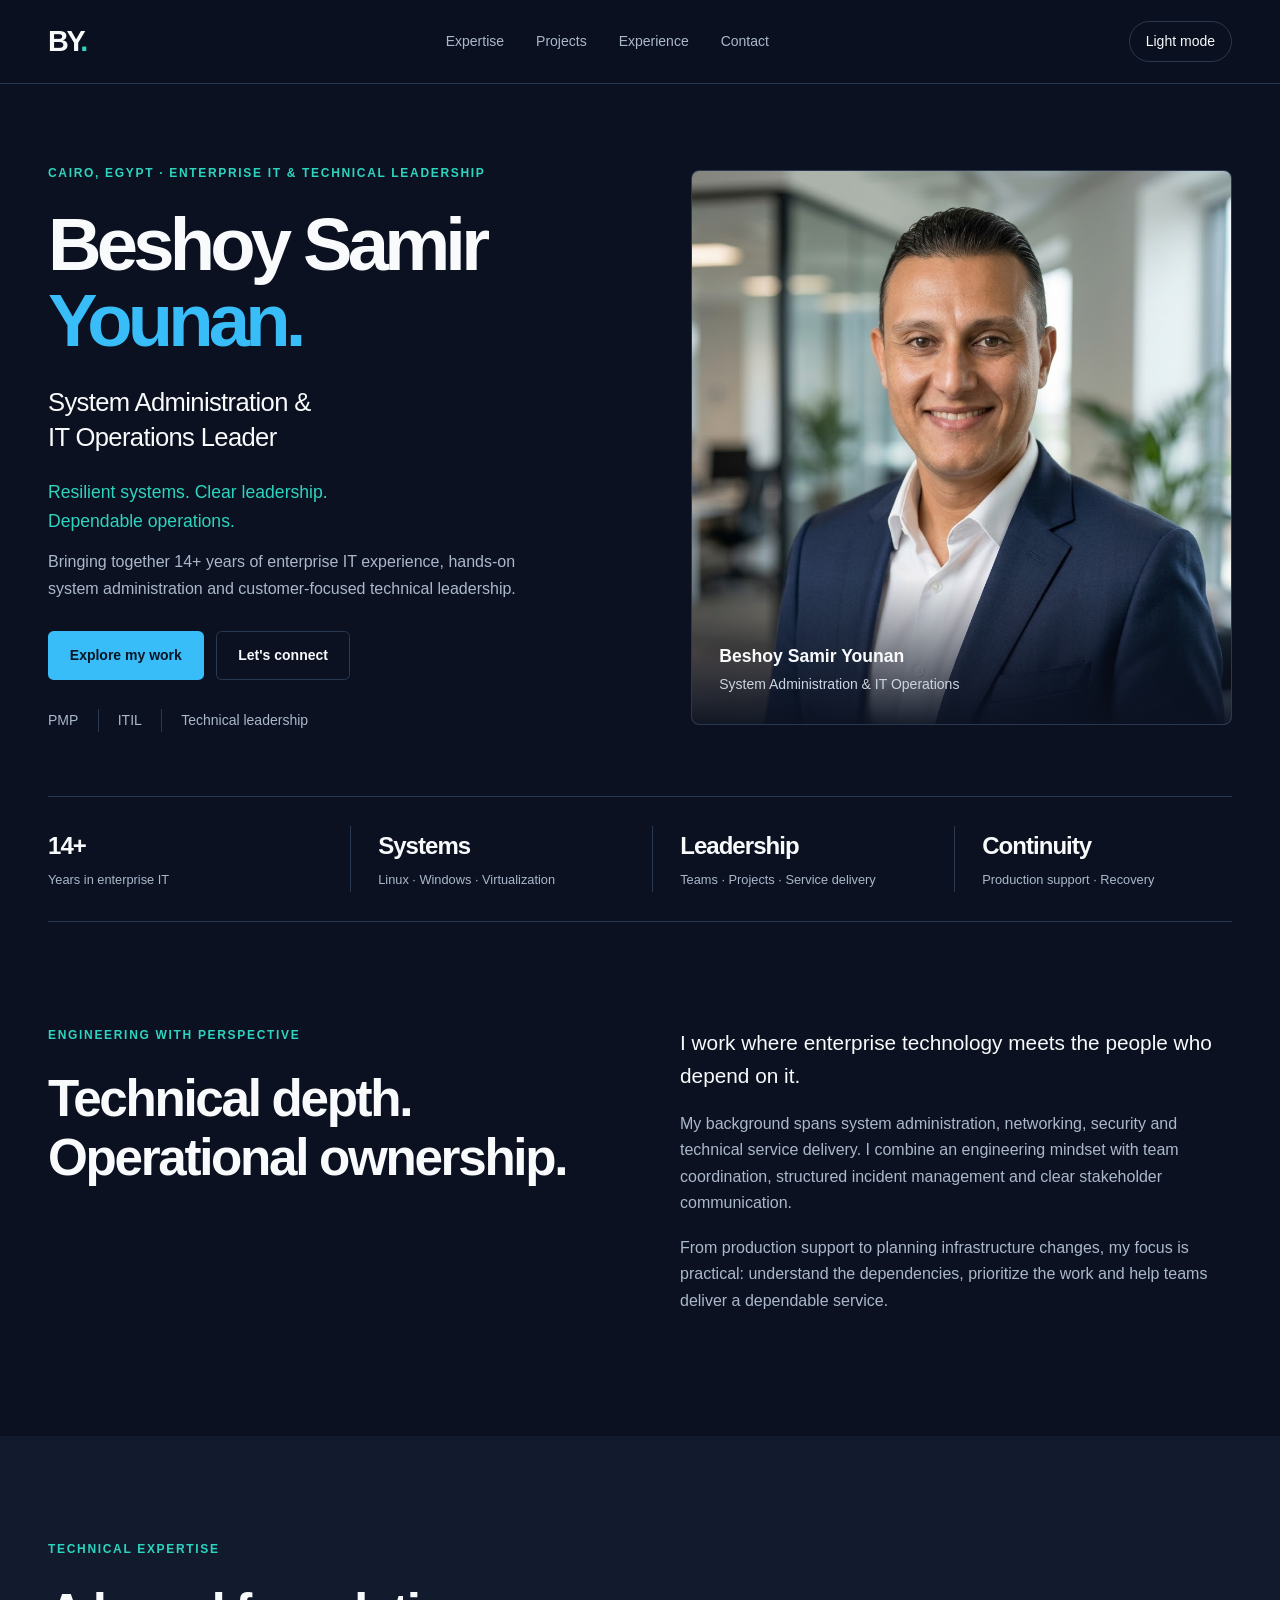
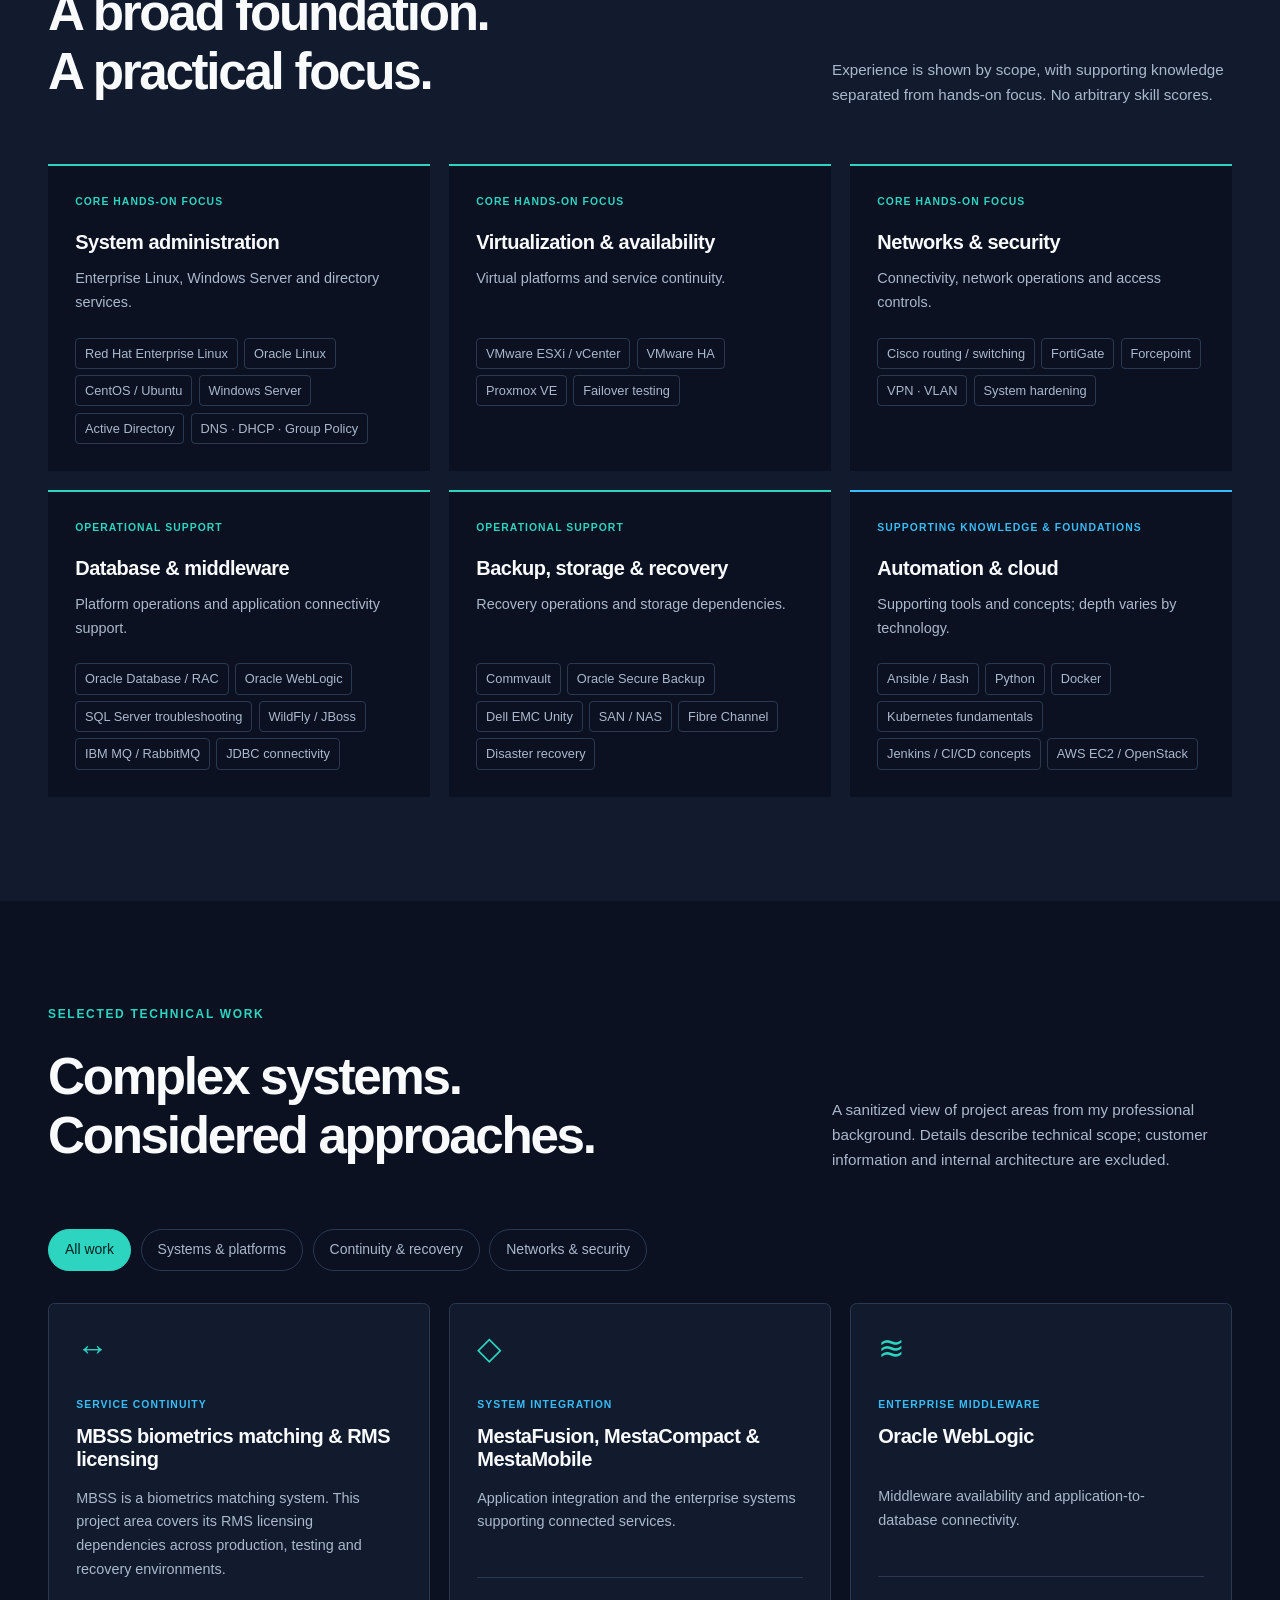
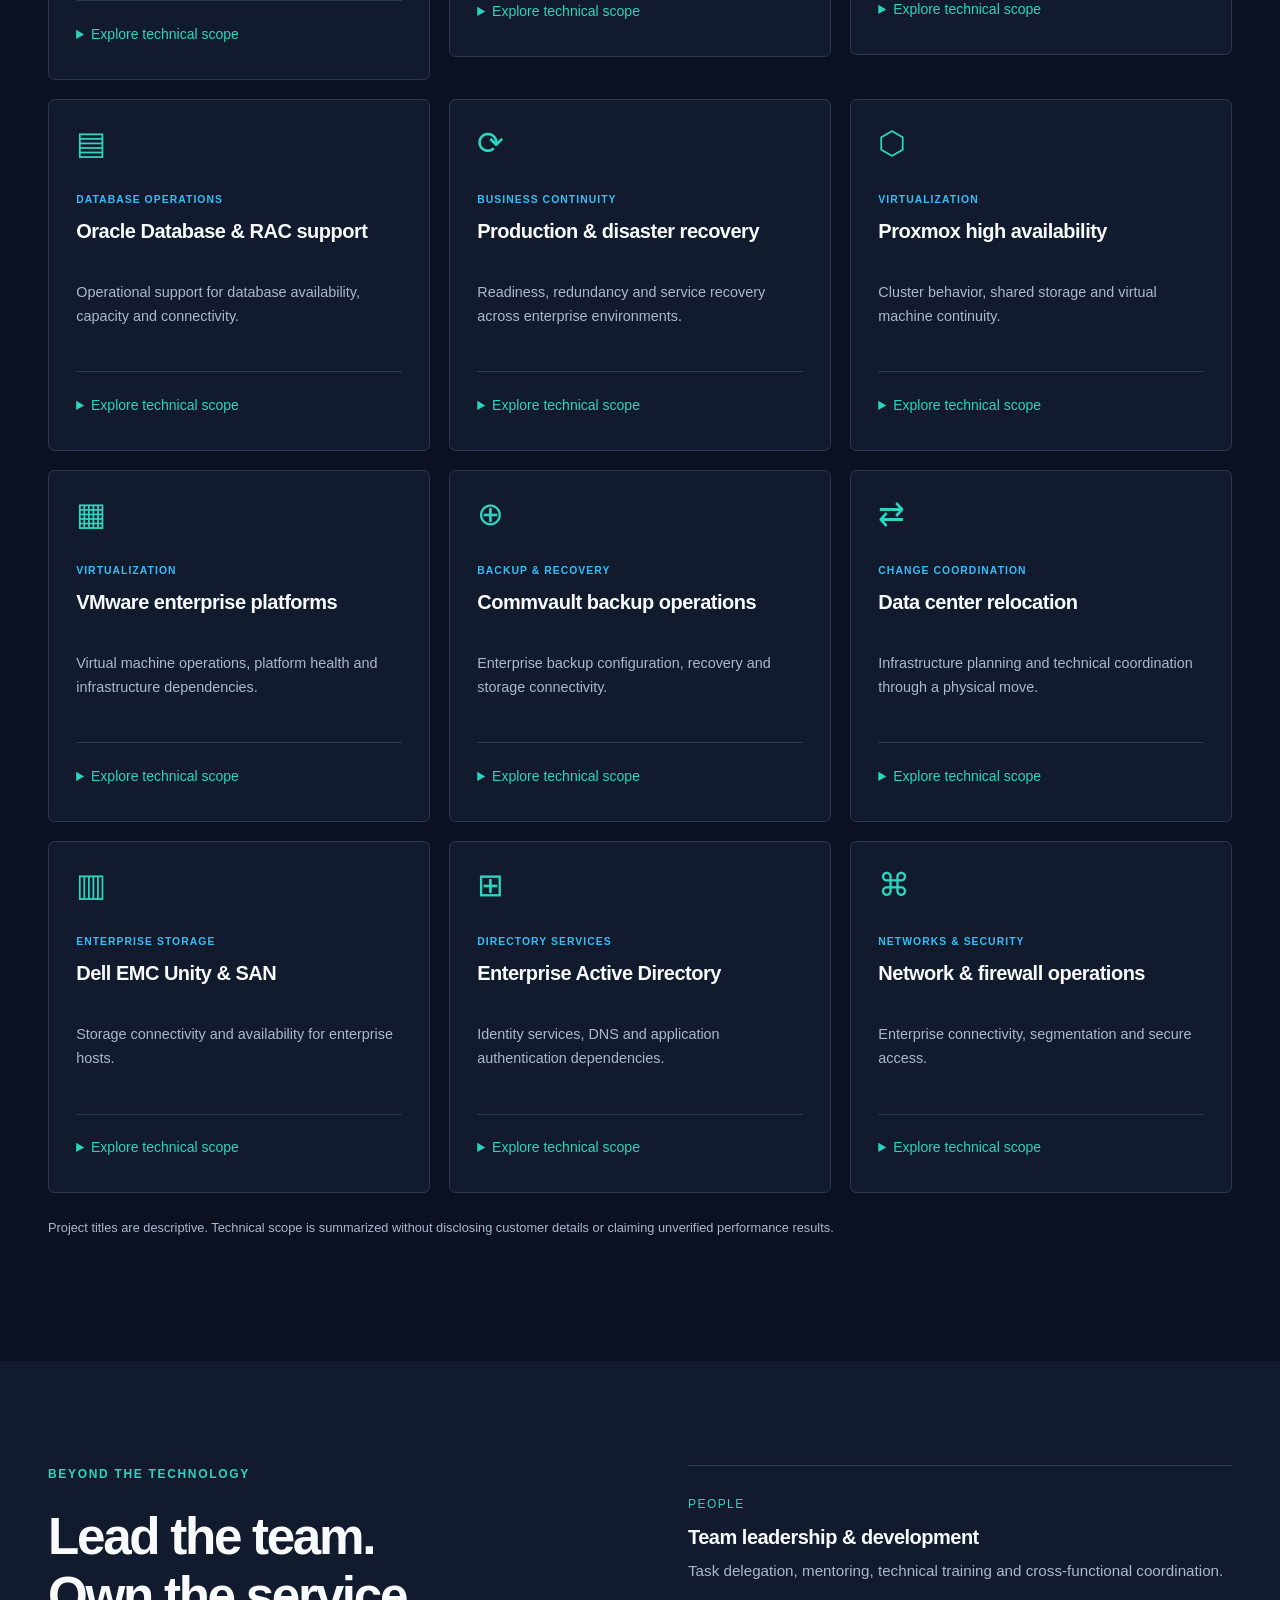
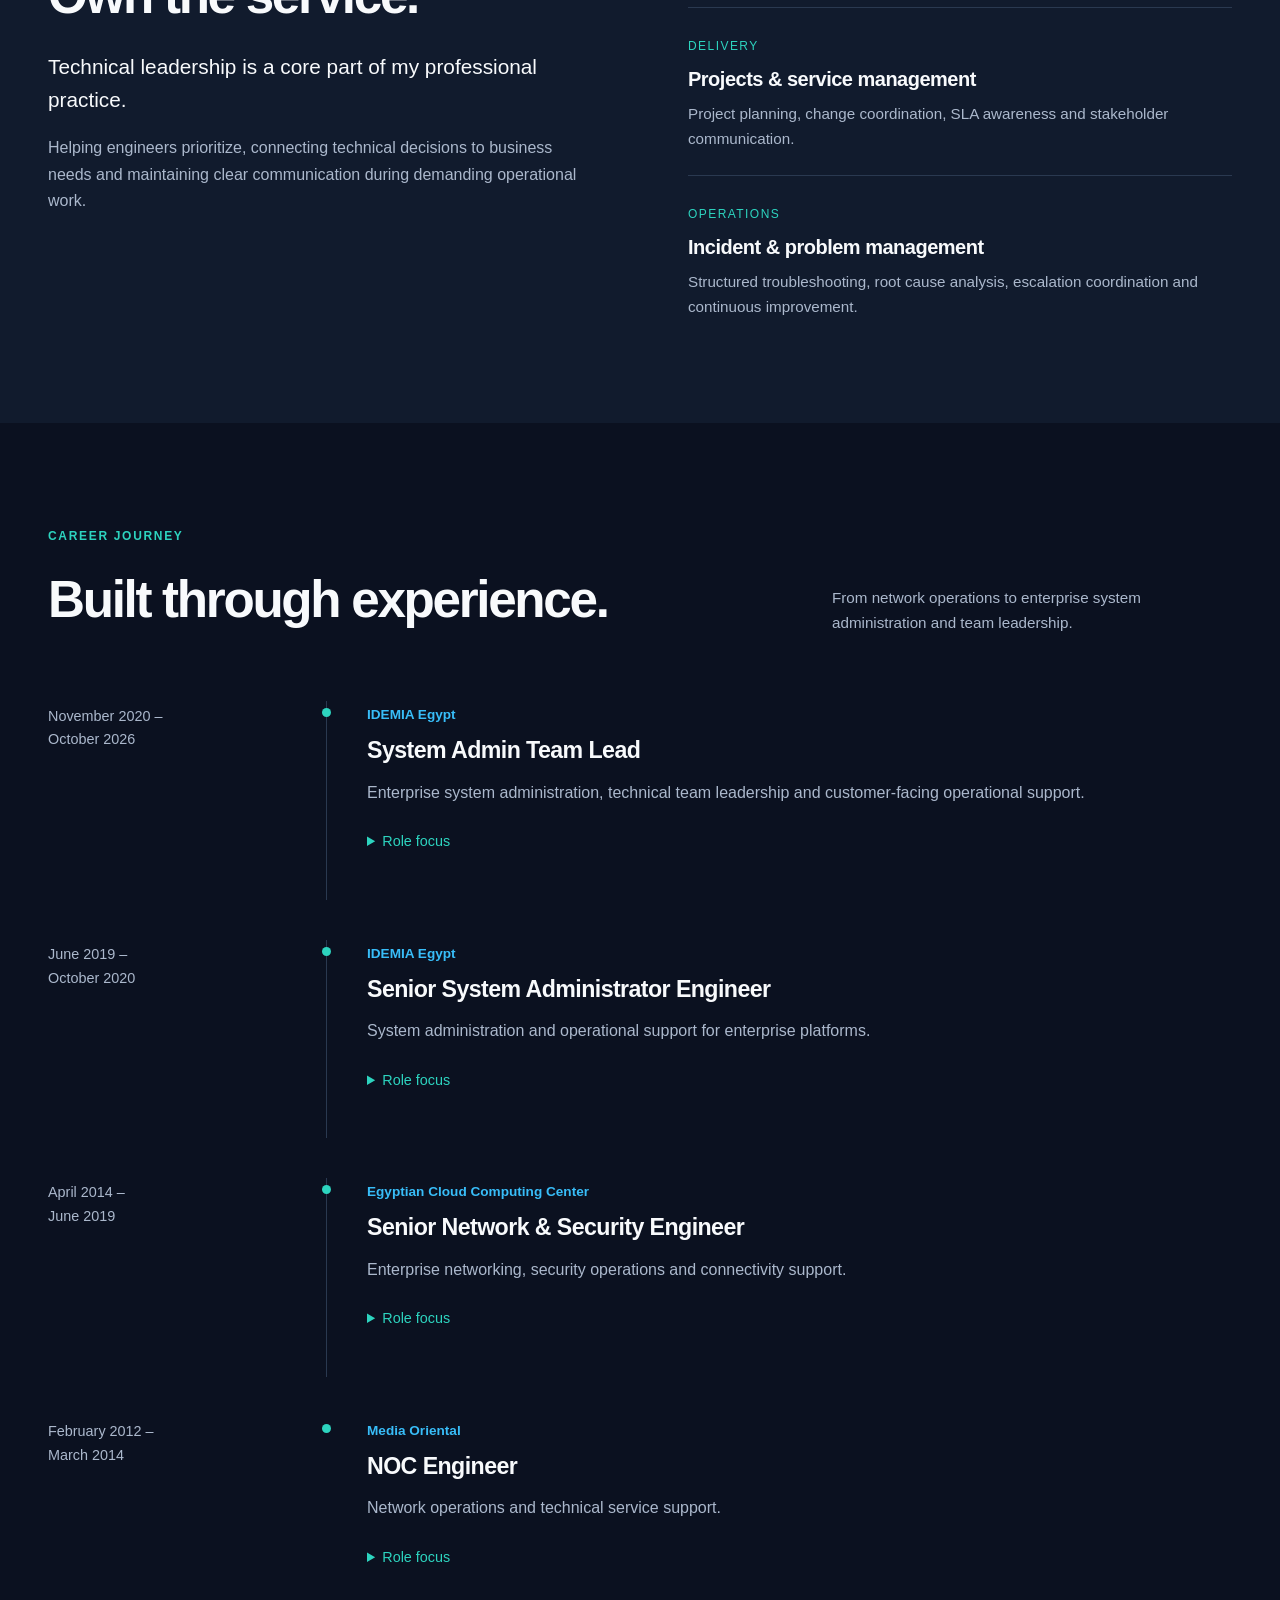
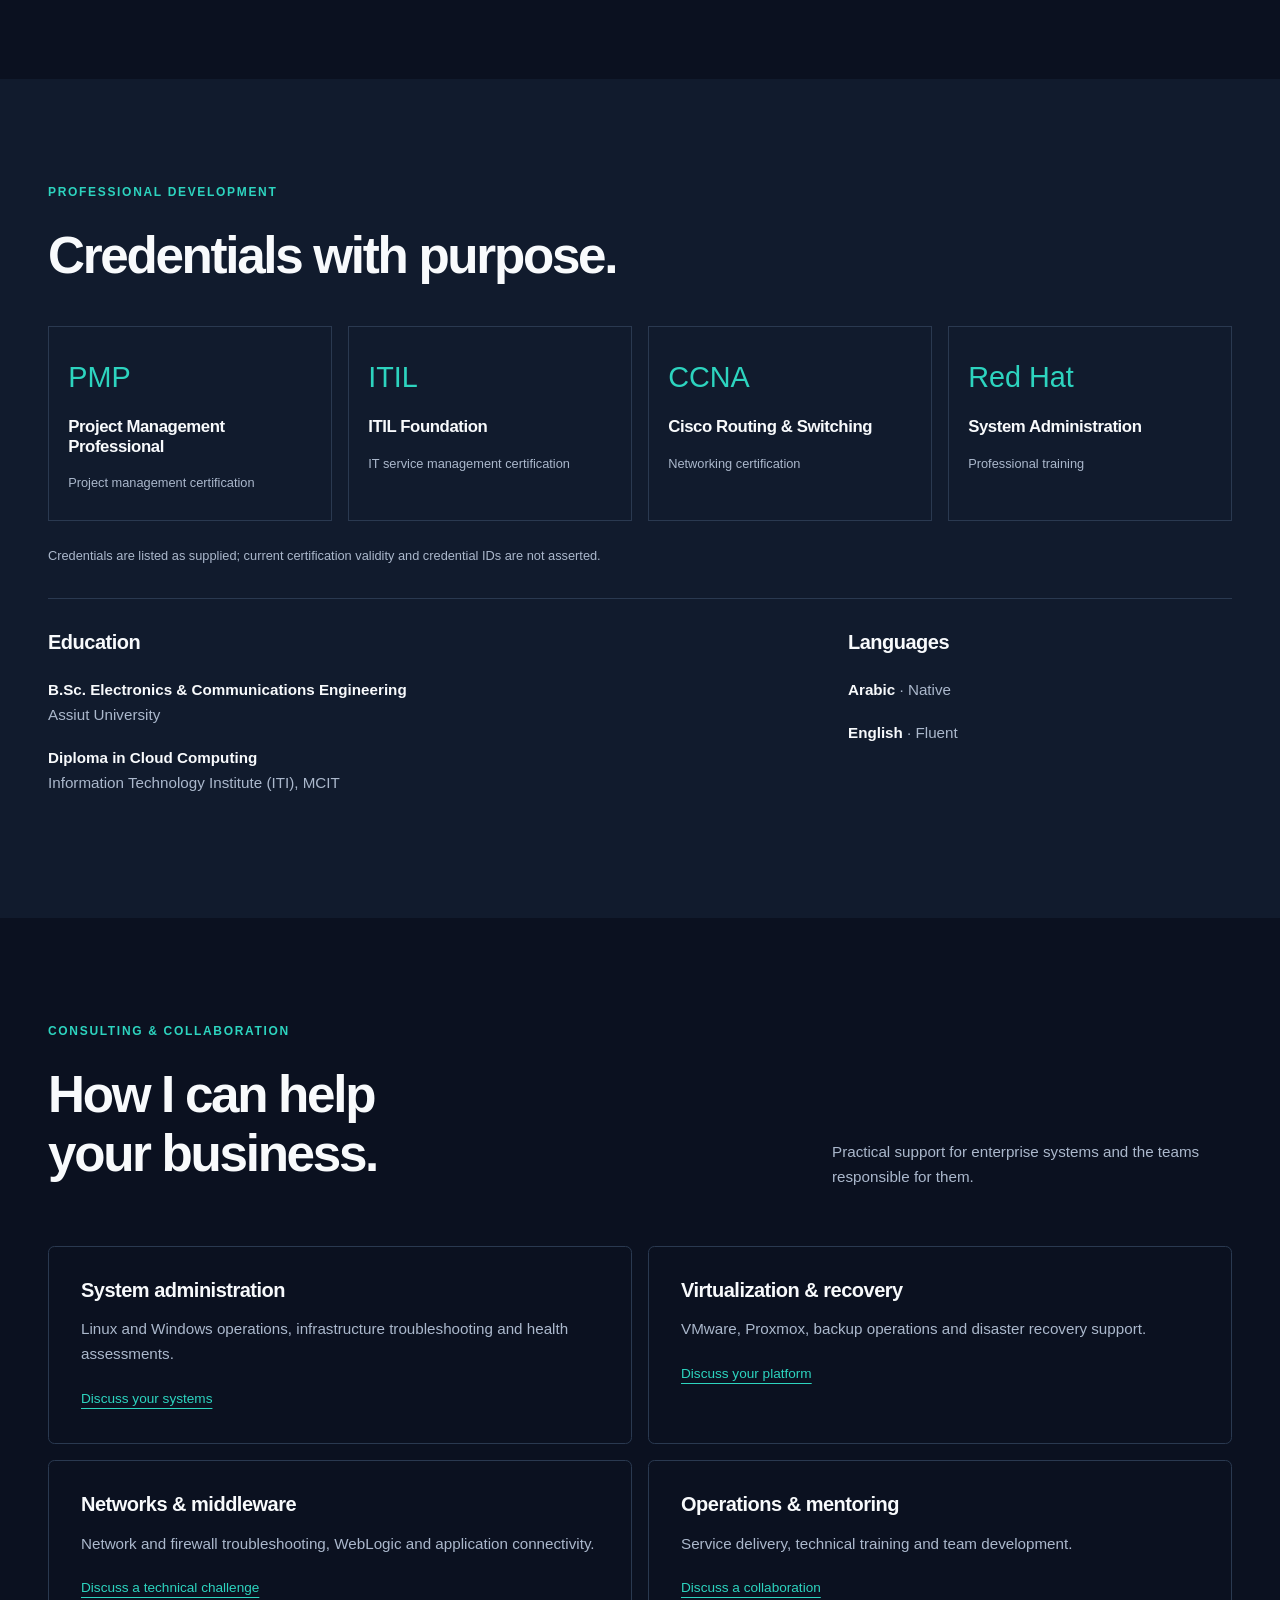
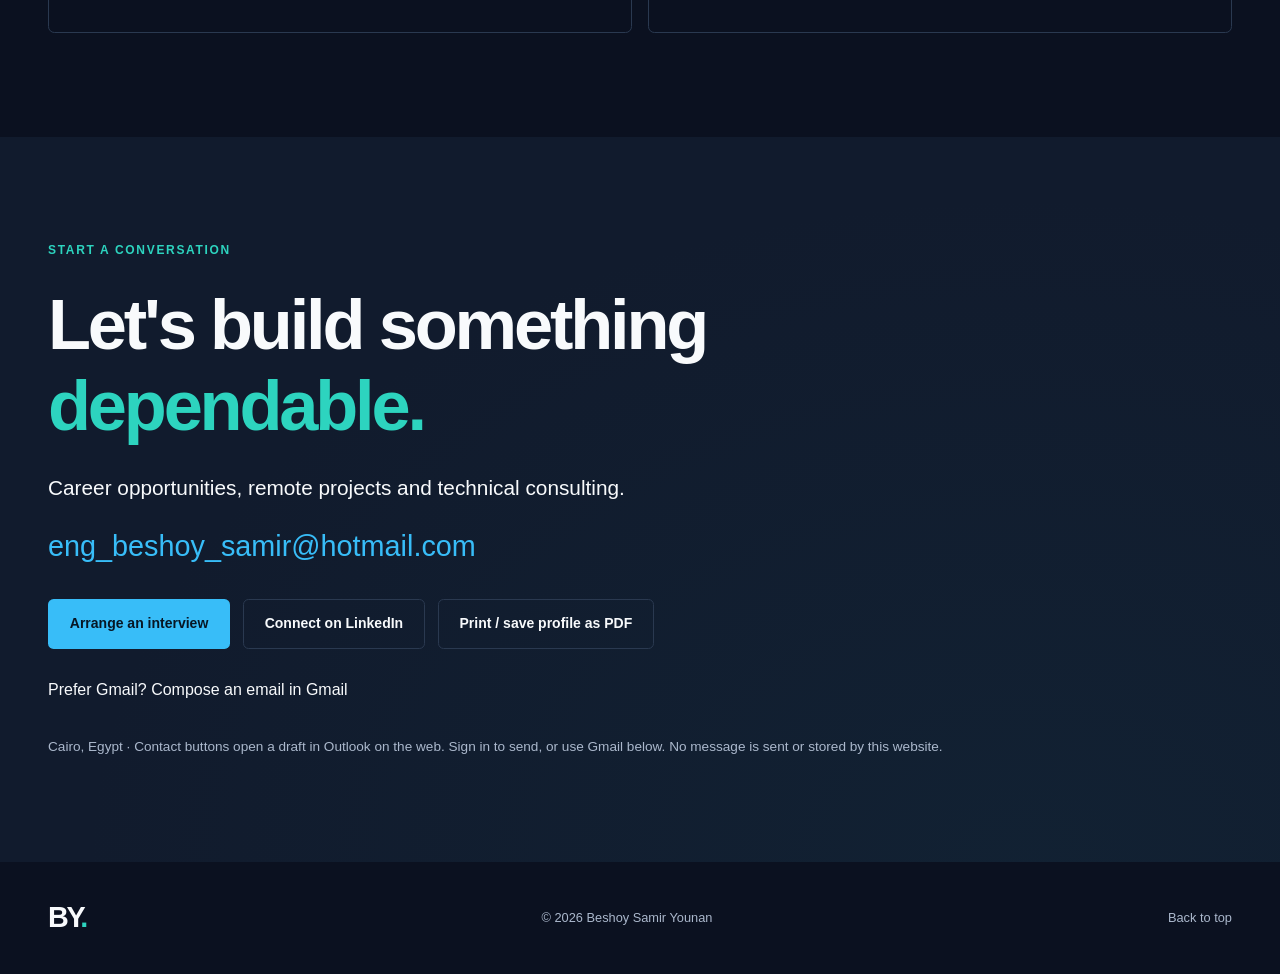
<file: index.html>
<!doctype html>
<html lang="en">
<head>
  <meta charset="utf-8">
  <meta name="viewport" content="width=device-width, initial-scale=1">
  <meta name="color-scheme" content="dark light">
  <meta name="theme-color" content="#0B1120">
  <title>Beshoy Samir Younan | System Administration & IT Operations</title>
  <meta name="description" content="Beshoy Samir Younan — System Administration & IT Operations Leader in Cairo. Enterprise systems, virtualization, service delivery and technical leadership.">
  <meta property="og:title" content="Beshoy Samir Younan | System Administration & IT Operations Leader">
  <meta property="og:description" content="Resilient systems. Clear leadership. Dependable operations. Explore Beshoy's professional experience and technical focus.">
  <link rel="canonical" href="https://beshoy-samir.github.io/beshoy-younan-portfolio/">
  <meta property="og:url" content="https://beshoy-samir.github.io/beshoy-younan-portfolio/">
  <meta property="og:type" content="website">
  <meta property="og:image" content="https://beshoy-samir.github.io/beshoy-younan-portfolio/assets/beshoy-younan.jpg">
  <meta property="og:image:type" content="image/jpeg">
  <meta property="og:image:width" content="1024">
  <meta property="og:image:height" content="1024">
  <meta property="og:image:alt" content="Beshoy Samir Younan — System Administration & IT Operations Leader">
  <meta property="og:site_name" content="Beshoy Younan Portfolio">
  <link rel="icon" type="image/svg+xml" href="assets/favicon.svg">
  <link rel="stylesheet" href="styles.css">
  <script src="script.js" defer></script>
</head>
<body>
<a class="skip-link" href="#main">Skip to content</a>
<header class="site-header">
  <a class="brand" href="#home" aria-label="Beshoy Younan home">BY<span>.</span></a>
  <nav aria-label="Main navigation"><a href="#expertise">Expertise</a><a href="#projects">Projects</a><a href="#experience">Experience</a><a href="#contact">Contact</a></nav>
  <button class="theme-toggle" type="button" aria-label="Switch to light theme" aria-pressed="false">Light mode</button>
</header>
<main id="main">
<section class="hero wrap" id="home" aria-labelledby="hero-title">
  <div class="hero-copy">
    <p class="eyebrow">CAIRO, EGYPT · ENTERPRISE IT & TECHNICAL LEADERSHIP</p>
    <h1 id="hero-title">Beshoy Samir<br><span>Younan.</span></h1>
    <p class="role">System Administration &<br>IT Operations Leader</p>
    <p class="intro">Resilient systems. Clear leadership.<br>Dependable operations.</p>
    <p class="hero-description">Bringing together 14+ years of enterprise IT experience, hands-on system administration and customer-focused technical leadership.</p>
    <div class="actions"><a class="button primary" href="#projects">Explore my work</a><a class="button secondary" href="https://outlook.live.com/mail/0/deeplink/compose?to=eng_beshoy_samir%40hotmail.com&amp;subject=Professional%20opportunity" target="_blank" rel="noopener noreferrer">Let's connect</a></div>
    <div class="hero-tags"><span>PMP</span><span>ITIL</span><span>Technical leadership</span></div>
  </div>
  <figure class="portrait-frame">
    <img src="assets/beshoy-younan.jpg" alt="Beshoy Samir Younan wearing a navy suit in an office" width="1024" height="1024" fetchpriority="high">
    <figcaption><strong>Beshoy Samir Younan</strong><span>System Administration & IT Operations</span></figcaption>
  </figure>
</section>
<div class="highlights wrap" aria-label="Professional highlights"><div><strong>14+</strong><span>Years in enterprise IT</span></div><div><strong>Systems</strong><span>Linux · Windows · Virtualization</span></div><div><strong>Leadership</strong><span>Teams · Projects · Service delivery</span></div><div><strong>Continuity</strong><span>Production support · Recovery</span></div></div>
<section class="section wrap about" id="about">
  <div><p class="eyebrow">ENGINEERING WITH PERSPECTIVE</p><h2>Technical depth.<br>Operational ownership.</h2></div>
  <div><p class="lead">I work where enterprise technology meets the people who depend on it.</p><p>My background spans system administration, networking, security and technical service delivery. I combine an engineering mindset with team coordination, structured incident management and clear stakeholder communication.</p><p>From production support to planning infrastructure changes, my focus is practical: understand the dependencies, prioritize the work and help teams deliver a dependable service.</p></div>
</section>
<section class="section section-tint" id="expertise"><div class="wrap">
  <div class="section-heading"><div><p class="eyebrow">TECHNICAL EXPERTISE</p><h2>A broad foundation.<br>A practical focus.</h2></div><p>Experience is shown by scope, with supporting knowledge separated from hands-on focus. No arbitrary skill scores.</p></div>
  <div class="skills-grid">
    <article class="skill"><span class="tier">CORE HANDS-ON FOCUS</span><h3>System administration</h3><p>Enterprise Linux, Windows Server and directory services.</p><ul class="chips"><li>Red Hat Enterprise Linux</li><li>Oracle Linux</li><li>CentOS / Ubuntu</li><li>Windows Server</li><li>Active Directory</li><li>DNS · DHCP · Group Policy</li></ul></article>
    <article class="skill"><span class="tier">CORE HANDS-ON FOCUS</span><h3>Virtualization & availability</h3><p>Virtual platforms and service continuity.</p><ul class="chips"><li>VMware ESXi / vCenter</li><li>VMware HA</li><li>Proxmox VE</li><li>Failover testing</li></ul></article>
    <article class="skill"><span class="tier">CORE HANDS-ON FOCUS</span><h3>Networks & security</h3><p>Connectivity, network operations and access controls.</p><ul class="chips"><li>Cisco routing / switching</li><li>FortiGate</li><li>Forcepoint</li><li>VPN · VLAN</li><li>System hardening</li></ul></article>
    <article class="skill"><span class="tier">OPERATIONAL SUPPORT</span><h3>Database & middleware</h3><p>Platform operations and application connectivity support.</p><ul class="chips"><li>Oracle Database / RAC</li><li>Oracle WebLogic</li><li>SQL Server troubleshooting</li><li>WildFly / JBoss</li><li>IBM MQ / RabbitMQ</li><li>JDBC connectivity</li></ul></article>
    <article class="skill"><span class="tier">OPERATIONAL SUPPORT</span><h3>Backup, storage & recovery</h3><p>Recovery operations and storage dependencies.</p><ul class="chips"><li>Commvault</li><li>Oracle Secure Backup</li><li>Dell EMC Unity</li><li>SAN / NAS</li><li>Fibre Channel</li><li>Disaster recovery</li></ul></article>
    <article class="skill foundational"><span class="tier">SUPPORTING KNOWLEDGE & FOUNDATIONS</span><h3>Automation & cloud</h3><p>Supporting tools and concepts; depth varies by technology.</p><ul class="chips"><li>Ansible / Bash</li><li>Python</li><li>Docker</li><li>Kubernetes fundamentals</li><li>Jenkins / CI/CD concepts</li><li>AWS EC2 / OpenStack</li></ul></article>
  </div>
</div></section>
<section class="section wrap" id="projects">
  <div class="section-heading"><div><p class="eyebrow">SELECTED TECHNICAL WORK</p><h2>Complex systems.<br>Considered approaches.</h2></div><p>A sanitized view of project areas from my professional background. Details describe technical scope; customer information and internal architecture are excluded.</p></div>
  <div class="filters" role="group" aria-label="Filter projects"><button type="button" class="active" data-filter="all" aria-pressed="true">All work</button><button type="button" data-filter="systems" aria-pressed="false">Systems & platforms</button><button type="button" data-filter="continuity" aria-pressed="false">Continuity & recovery</button><button type="button" data-filter="network" aria-pressed="false">Networks & security</button></div>
  <p class="sr-only" id="project-status" role="status" aria-live="polite">12 project areas shown.</p>
  <div class="projects-grid">
    <article class="project" data-category="continuity"><div class="project-icon">↔</div><p class="category">SERVICE CONTINUITY</p><h3>MBSS biometrics matching & RMS licensing</h3><p>MBSS is a biometrics matching system. This project area covers its RMS licensing dependencies across production, testing and recovery environments.</p><details><summary>Explore technical scope</summary><dl><dt>Technical challenge</dt><dd>Service compatibility, configuration and connectivity in redundant licensing environments.</dd><dt>Approach</dt><dd>Review service dependencies, version alignment, DNS and network paths; validate failover behavior.</dd><dt>Technologies</dt><dd>MBSS, RMS, licensing services, DNS and network diagnostics.</dd><dt>Contribution focus</dt><dd>Operational troubleshooting and redundancy validation.</dd></dl></details></article>
    <article class="project" data-category="systems"><div class="project-icon">◇</div><p class="category">SYSTEM INTEGRATION</p><h3>MestaFusion, MestaCompact & MestaMobile</h3><p>Application integration and the enterprise systems supporting connected services.</p><details><summary>Explore technical scope</summary><dl><dt>Technical challenge</dt><dd>Communication between application, database and infrastructure components.</dd><dt>Approach</dt><dd>Trace dependencies and coordinate investigations across technical teams.</dd><dt>Technologies</dt><dd>Mesta product platforms and their supporting systems.</dd><dt>Contribution focus</dt><dd>Integration support, incident coordination and operational readiness.</dd></dl></details></article>
    <article class="project" data-category="systems"><div class="project-icon">≋</div><p class="category">ENTERPRISE MIDDLEWARE</p><h3>Oracle WebLogic</h3><p>Middleware availability and application-to-database connectivity.</p><details><summary>Explore technical scope</summary><dl><dt>Technical challenge</dt><dd>Service health, deployment dependencies and connection availability.</dd><dt>Approach</dt><dd>Inspect logs, managed server health and JDBC connectivity; isolate dependent services.</dd><dt>Technologies</dt><dd>Oracle WebLogic, JDBC, application services.</dd><dt>Contribution focus</dt><dd>Middleware operations and troubleshooting.</dd></dl></details></article>
    <article class="project" data-category="systems"><div class="project-icon">▤</div><p class="category">DATABASE OPERATIONS</p><h3>Oracle Database & RAC support</h3><p>Operational support for database availability, capacity and connectivity.</p><details><summary>Explore technical scope</summary><dl><dt>Technical challenge</dt><dd>Database service dependencies and infrastructure capacity.</dd><dt>Approach</dt><dd>Review cluster health, storage capacity and application connection paths.</dd><dt>Technologies</dt><dd>Oracle Database, RAC, Oracle Secure Backup.</dd><dt>Contribution focus</dt><dd>Operational support alongside database and application teams.</dd></dl></details></article>
    <article class="project" data-category="continuity"><div class="project-icon">⟳</div><p class="category">BUSINESS CONTINUITY</p><h3>Production & disaster recovery</h3><p>Readiness, redundancy and service recovery across enterprise environments.</p><details><summary>Explore technical scope</summary><dl><dt>Technical challenge</dt><dd>Coordinating infrastructure dependencies during service recovery.</dd><dt>Approach</dt><dd>Review readiness, map service dependencies and evaluate failover scenarios.</dd><dt>Technologies</dt><dd>Production platforms, recovery environments and redundant services.</dd><dt>Contribution focus</dt><dd>Recovery planning, technical coordination and validation.</dd></dl></details></article>
    <article class="project" data-category="systems"><div class="project-icon">⬡</div><p class="category">VIRTUALIZATION</p><h3>Proxmox high availability</h3><p>Cluster behavior, shared storage and virtual machine continuity.</p><details><summary>Explore technical scope</summary><dl><dt>Technical challenge</dt><dd>Quorum, cluster communication and failover dependencies.</dd><dt>Approach</dt><dd>Evaluate quorum coordination, storage paths and VM recovery scenarios.</dd><dt>Technologies</dt><dd>Proxmox VE, QDevice, shared storage.</dd><dt>Contribution focus</dt><dd>Cluster evaluation and availability troubleshooting.</dd></dl></details></article>
    <article class="project" data-category="systems"><div class="project-icon">▦</div><p class="category">VIRTUALIZATION</p><h3>VMware enterprise platforms</h3><p>Virtual machine operations, platform health and infrastructure dependencies.</p><details><summary>Explore technical scope</summary><dl><dt>Technical challenge</dt><dd>VM availability, performance and datastore accessibility.</dd><dt>Approach</dt><dd>Review host health, virtual networking, storage and HA configurations.</dd><dt>Technologies</dt><dd>ESXi, vCenter, HA.</dd><dt>Contribution focus</dt><dd>Virtualization operations and troubleshooting.</dd></dl></details></article>
    <article class="project" data-category="continuity"><div class="project-icon">⊕</div><p class="category">BACKUP & RECOVERY</p><h3>Commvault backup operations</h3><p>Enterprise backup configuration, recovery and storage connectivity.</p><details><summary>Explore technical scope</summary><dl><dt>Technical challenge</dt><dd>Backup failures and recovery dependencies.</dd><dt>Approach</dt><dd>Review job logs, storage policies, retention and MediaAgent connectivity.</dd><dt>Technologies</dt><dd>Commvault, backup storage, MediaAgent.</dd><dt>Contribution focus</dt><dd>Backup troubleshooting and recovery validation.</dd></dl></details></article>
    <article class="project" data-category="continuity"><div class="project-icon">⇄</div><p class="category">CHANGE COORDINATION</p><h3>Data center relocation</h3><p>Infrastructure planning and technical coordination through a physical move.</p><details><summary>Explore technical scope</summary><dl><dt>Technical challenge</dt><dd>Preserving service dependencies through infrastructure relocation.</dd><dt>Approach</dt><dd>Inventory assets, map dependencies, plan activities and validate services after the move.</dd><dt>Technologies</dt><dd>Compute, networking and storage infrastructure.</dd><dt>Contribution focus</dt><dd>Planning, technical team coordination and operational handover.</dd></dl></details></article>
    <article class="project" data-category="systems"><div class="project-icon">▥</div><p class="category">ENTERPRISE STORAGE</p><h3>Dell EMC Unity & SAN</h3><p>Storage connectivity and availability for enterprise hosts.</p><details><summary>Explore technical scope</summary><dl><dt>Technical challenge</dt><dd>Host access, LUN presentation and storage path dependencies.</dd><dt>Approach</dt><dd>Review Fibre Channel connectivity, host mapping and multipathing.</dd><dt>Technologies</dt><dd>Dell EMC Unity, SAN, Fibre Channel.</dd><dt>Contribution focus</dt><dd>Storage connectivity troubleshooting.</dd></dl></details></article>
    <article class="project" data-category="network"><div class="project-icon">⊞</div><p class="category">DIRECTORY SERVICES</p><h3>Enterprise Active Directory</h3><p>Identity services, DNS and application authentication dependencies.</p><details><summary>Explore technical scope</summary><dl><dt>Technical challenge</dt><dd>Directory service health, policy and authentication connectivity.</dd><dt>Approach</dt><dd>Review replication, DNS resolution, Group Policy and application integration.</dd><dt>Technologies</dt><dd>Windows Server, Active Directory, DNS, Group Policy.</dd><dt>Contribution focus</dt><dd>Directory administration and enterprise integration support.</dd></dl></details></article>
    <article class="project" data-category="network"><div class="project-icon">⌘</div><p class="category">NETWORKS & SECURITY</p><h3>Network & firewall operations</h3><p>Enterprise connectivity, segmentation and secure access.</p><details><summary>Explore technical scope</summary><dl><dt>Technical challenge</dt><dd>Routing, switching, VPN and firewall dependencies.</dd><dt>Approach</dt><dd>Trace traffic paths and review segmentation, rules and tunnel connectivity.</dd><dt>Technologies</dt><dd>Cisco, FortiGate, Forcepoint, VLAN, IPSec VPN.</dd><dt>Contribution focus</dt><dd>Network troubleshooting and operational security support.</dd></dl></details></article>
  </div><p class="section-note">Project titles are descriptive. Technical scope is summarized without disclosing customer details or claiming unverified performance results.</p>
</section>
<section class="section section-tint" id="leadership"><div class="wrap leadership">
  <div><p class="eyebrow">BEYOND THE TECHNOLOGY</p><h2>Lead the team.<br>Own the service.</h2><p class="lead">Technical leadership is a core part of my professional practice.</p><p>Helping engineers prioritize, connecting technical decisions to business needs and maintaining clear communication during demanding operational work.</p></div>
  <div class="leadership-list"><article><span>People</span><h3>Team leadership & development</h3><p>Task delegation, mentoring, technical training and cross-functional coordination.</p></article><article><span>Delivery</span><h3>Projects & service management</h3><p>Project planning, change coordination, SLA awareness and stakeholder communication.</p></article><article><span>Operations</span><h3>Incident & problem management</h3><p>Structured troubleshooting, root cause analysis, escalation coordination and continuous improvement.</p></article></div>
</div></section>
<section class="section wrap" id="experience"><div class="section-heading"><div><p class="eyebrow">CAREER JOURNEY</p><h2>Built through experience.</h2></div><p>From network operations to enterprise system administration and team leadership.</p></div>
  <div class="timeline">
    <article><div class="date">November 2020 –<br><time datetime="2026-10">October 2026</time></div><div class="job"><span class="company">IDEMIA Egypt</span><h3>System Admin Team Lead</h3><p>Enterprise system administration, technical team leadership and customer-facing operational support.</p><details><summary>Role focus</summary><p>Team coordination, prioritization, incident and change management, and service delivery. Also served as Team Manager for several months while retaining the official System Admin Team Lead title.</p></details></div></article>
    <article><div class="date">June 2019 –<br>October 2020</div><div class="job"><span class="company">IDEMIA Egypt</span><h3>Senior System Administrator Engineer</h3><p>System administration and operational support for enterprise platforms.</p><details><summary>Role focus</summary><p>Production support, infrastructure troubleshooting and coordination across application and technical teams.</p></details></div></article>
    <article><div class="date">April 2014 –<br>June 2019</div><div class="job"><span class="company">Egyptian Cloud Computing Center</span><h3>Senior Network & Security Engineer</h3><p>Enterprise networking, security operations and connectivity support.</p><details><summary>Role focus</summary><p>Routing, switching, firewall operations and network troubleshooting.</p></details></div></article>
    <article><div class="date">February 2012 –<br>March 2014</div><div class="job"><span class="company">Media Oriental</span><h3>NOC Engineer</h3><p>Network operations and technical service support.</p><details><summary>Role focus</summary><p>Operational monitoring, incident investigation and escalation coordination.</p></details></div></article>
  </div>
</section>
<section class="section section-tint" id="credentials"><div class="wrap">
  <p class="eyebrow">PROFESSIONAL DEVELOPMENT</p><h2>Credentials with purpose.</h2>
  <div class="credentials"><article><b>PMP</b><h3>Project Management Professional</h3><p>Project management certification</p></article><article><b>ITIL</b><h3>ITIL Foundation</h3><p>IT service management certification</p></article><article><b>CCNA</b><h3>Cisco Routing & Switching</h3><p>Networking certification</p></article><article><b>Red Hat</b><h3>System Administration</h3><p>Professional training</p></article></div>
  <p class="section-note">Credentials are listed as supplied; current certification validity and credential IDs are not asserted.</p>
  <div class="education"><div><h3>Education</h3><p><strong>B.Sc. Electronics & Communications Engineering</strong><br>Assiut University</p><p><strong>Diploma in Cloud Computing</strong><br>Information Technology Institute (ITI), MCIT</p></div><div><h3>Languages</h3><p><strong>Arabic</strong> · Native</p><p><strong>English</strong> · Fluent</p></div></div>
</div></section>
<section class="section wrap" id="services"><div class="section-heading"><div><p class="eyebrow">CONSULTING & COLLABORATION</p><h2>How I can help<br>your business.</h2></div><p>Practical support for enterprise systems and the teams responsible for them.</p></div>
  <div class="services"><a href="https://outlook.live.com/mail/0/deeplink/compose?to=eng_beshoy_samir%40hotmail.com&amp;subject=System%20administration%20enquiry" target="_blank" rel="noopener noreferrer"><h3>System administration</h3><p>Linux and Windows operations, infrastructure troubleshooting and health assessments.</p><span>Discuss your systems</span></a><a href="https://outlook.live.com/mail/0/deeplink/compose?to=eng_beshoy_samir%40hotmail.com&amp;subject=Virtualization%20and%20recovery%20enquiry" target="_blank" rel="noopener noreferrer"><h3>Virtualization & recovery</h3><p>VMware, Proxmox, backup operations and disaster recovery support.</p><span>Discuss your platform</span></a><a href="https://outlook.live.com/mail/0/deeplink/compose?to=eng_beshoy_samir%40hotmail.com&amp;subject=Network%20and%20middleware%20enquiry" target="_blank" rel="noopener noreferrer"><h3>Networks & middleware</h3><p>Network and firewall troubleshooting, WebLogic and application connectivity.</p><span>Discuss a technical challenge</span></a><a href="https://outlook.live.com/mail/0/deeplink/compose?to=eng_beshoy_samir%40hotmail.com&amp;subject=Operations%20and%20mentoring%20enquiry" target="_blank" rel="noopener noreferrer"><h3>Operations & mentoring</h3><p>Service delivery, technical training and team development.</p><span>Discuss a collaboration</span></a></div>
</section>
<section class="contact section" id="contact"><div class="wrap"><p class="eyebrow">START A CONVERSATION</p><h2>Let's build something<br><span>dependable.</span></h2><p class="lead">Career opportunities, remote projects and technical consulting.</p><a class="email" href="https://outlook.live.com/mail/0/deeplink/compose?to=eng_beshoy_samir%40hotmail.com&amp;subject=Professional%20enquiry" target="_blank" rel="noopener noreferrer">eng_beshoy_samir@hotmail.com</a><div class="actions"><a class="button primary" href="https://outlook.live.com/mail/0/deeplink/compose?to=eng_beshoy_samir%40hotmail.com&amp;subject=Interview%20request" target="_blank" rel="noopener noreferrer">Arrange an interview</a><a class="button secondary" href="https://www.linkedin.com/in/beshoyounan/" target="_blank" rel="noopener noreferrer">Connect on LinkedIn</a><button class="button secondary" id="print-profile" type="button">Print / save profile as PDF</button></div><a class="webmail-alternative" href="https://mail.google.com/mail/?view=cm&amp;fs=1&amp;to=eng_beshoy_samir%40hotmail.com&amp;su=Professional%20enquiry" target="_blank" rel="noopener noreferrer">Prefer Gmail? Compose an email in Gmail</a><p class="contact-note">Cairo, Egypt · Contact buttons open a draft in Outlook on the web. Sign in to send, or use Gmail below. No message is sent or stored by this website.</p></div></section>
</main>
<footer class="wrap"><a class="brand" href="#home">BY<span>.</span></a><p>© 2026 Beshoy Samir Younan</p><a href="#home">Back to top</a></footer>
<script type="module" defer src="https://static.cloudflareinsights.com/beacon.min.js" data-cf-beacon='{"token":"12a9d464ff6043e8a1ca32745240ab0e"}'></script>
</body></html>
</file>
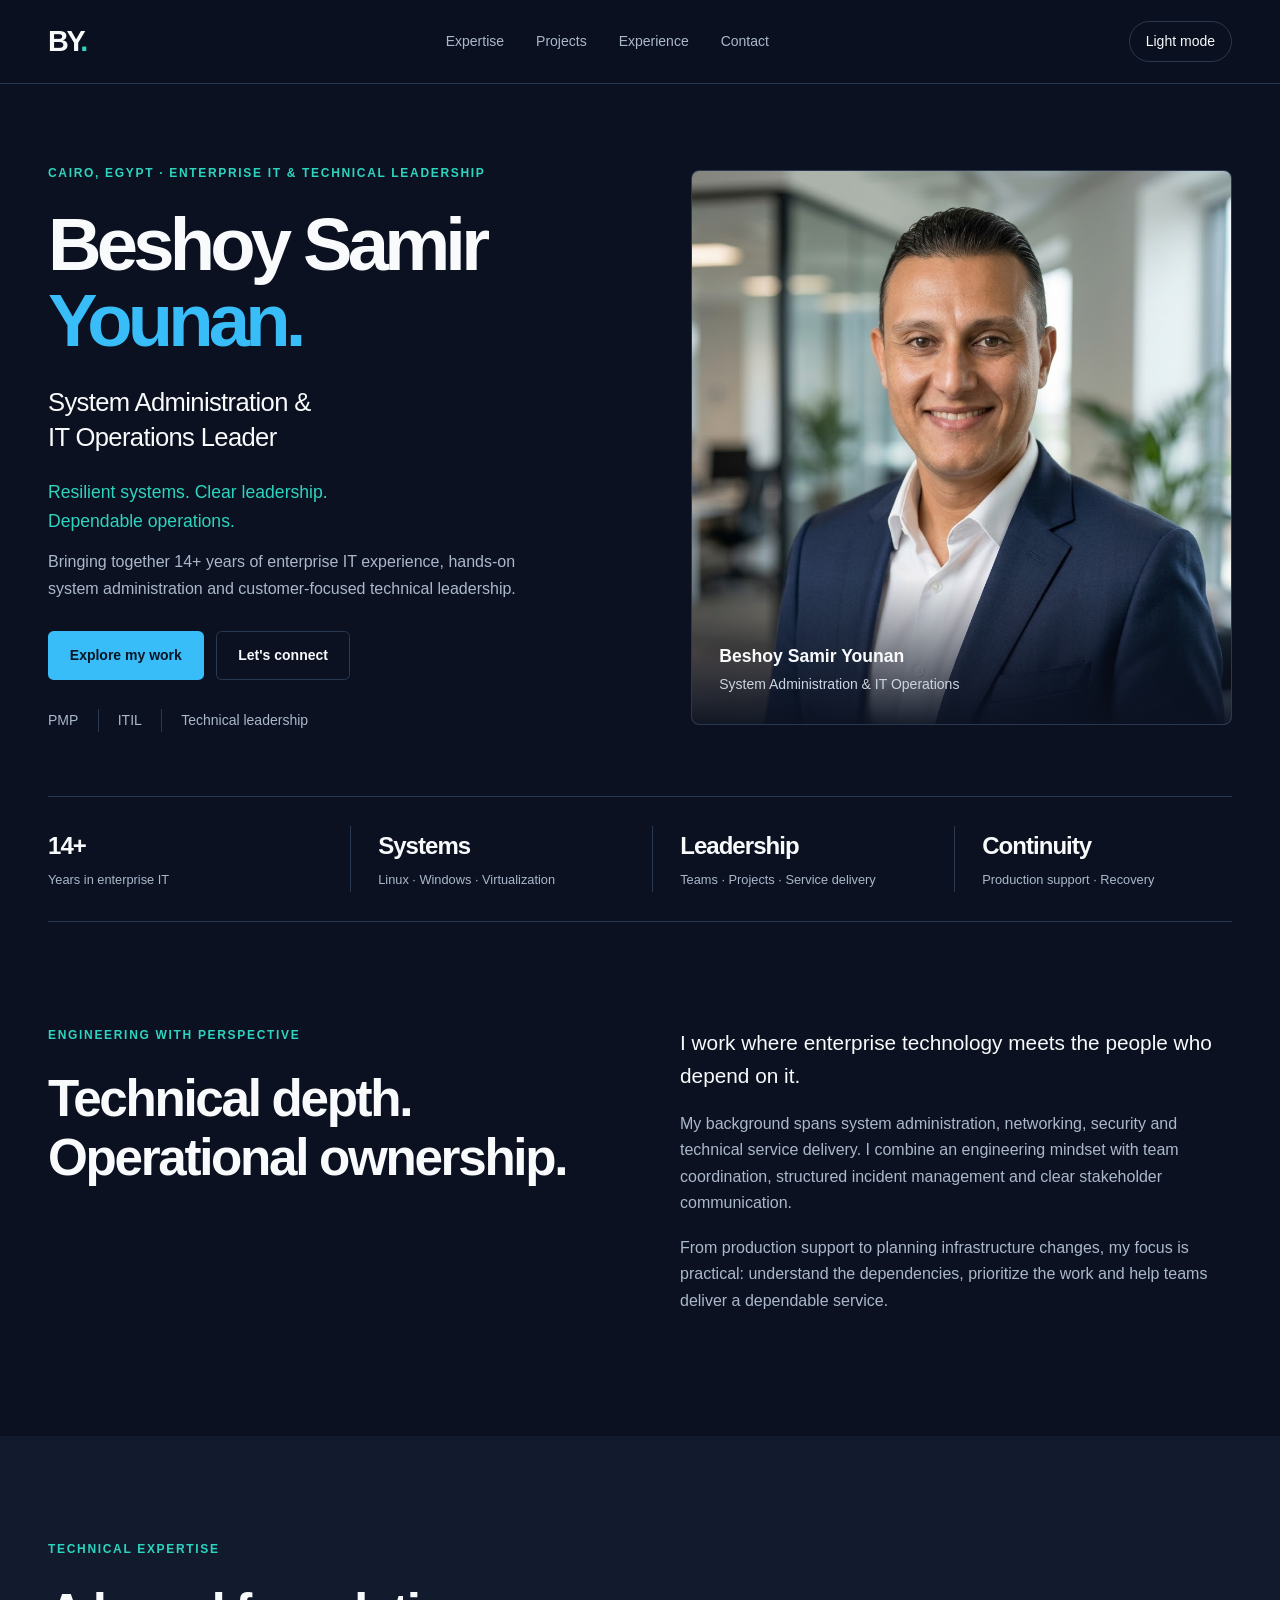
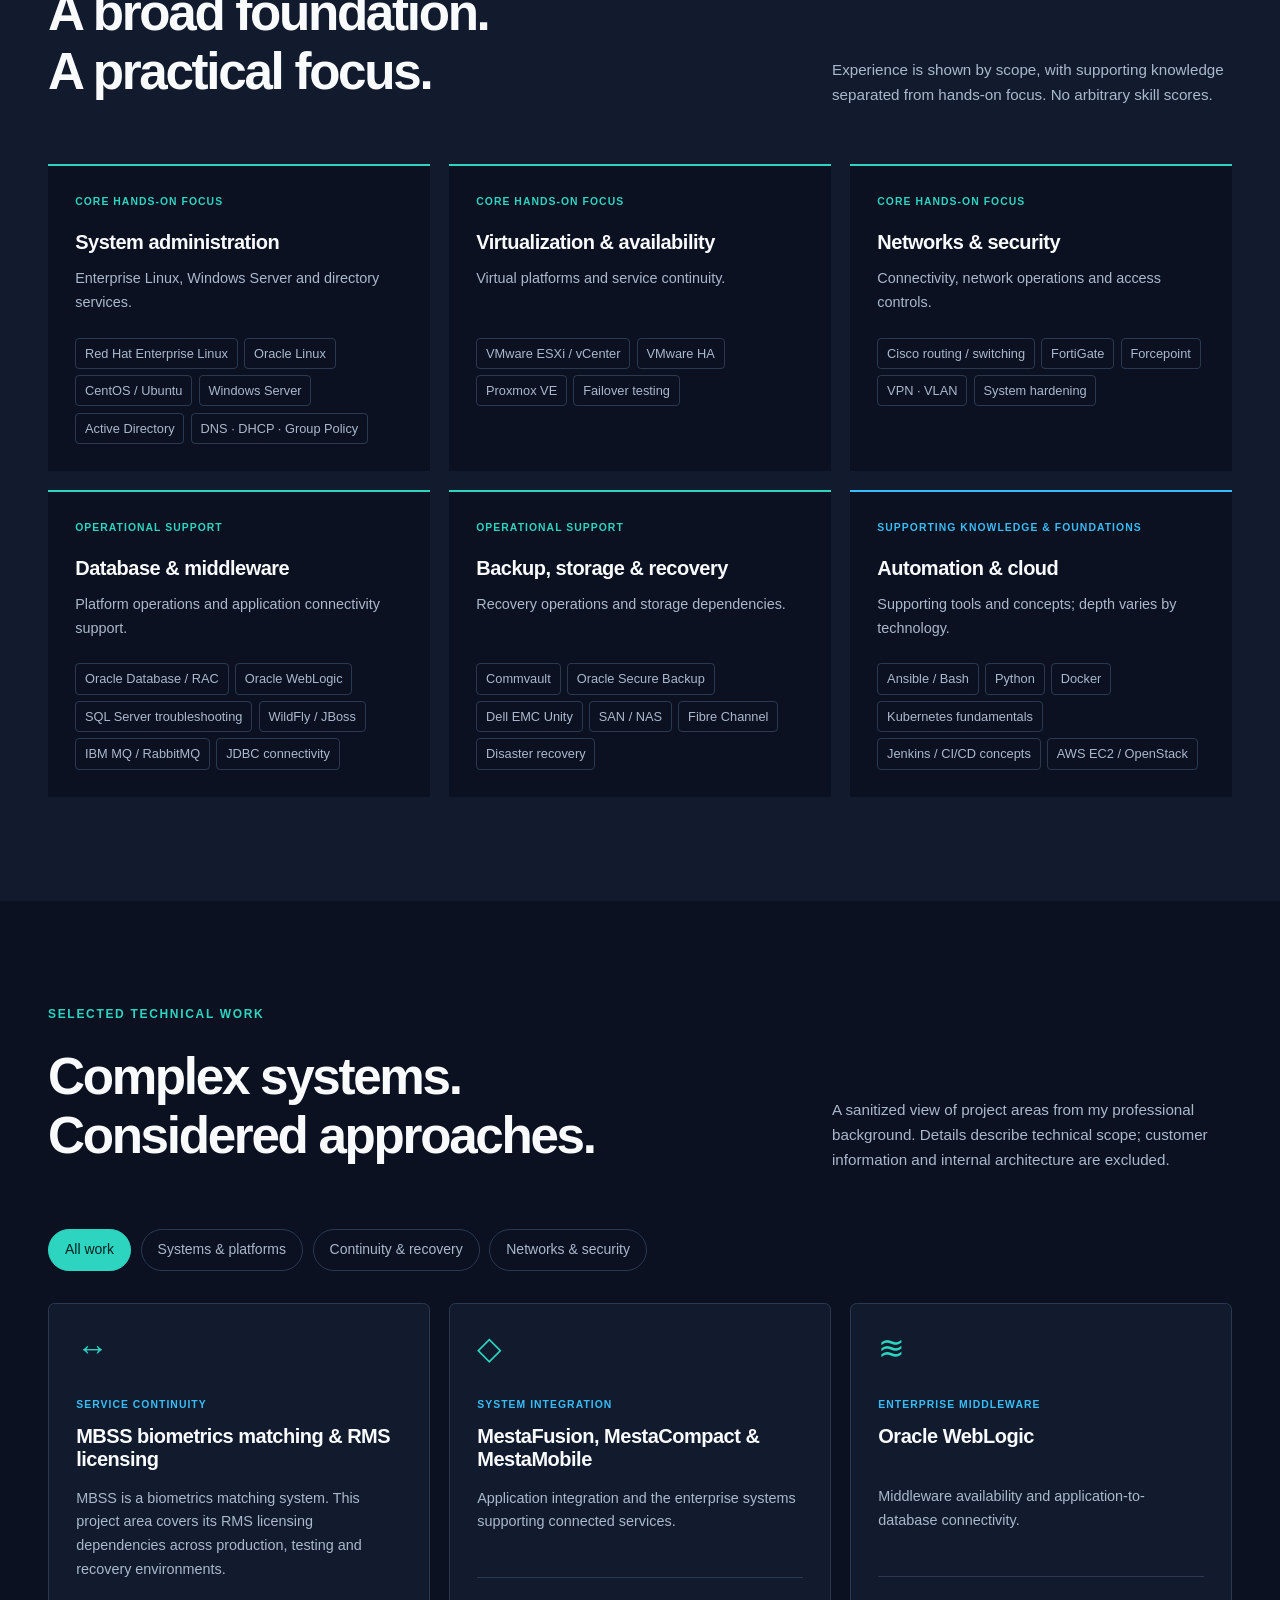
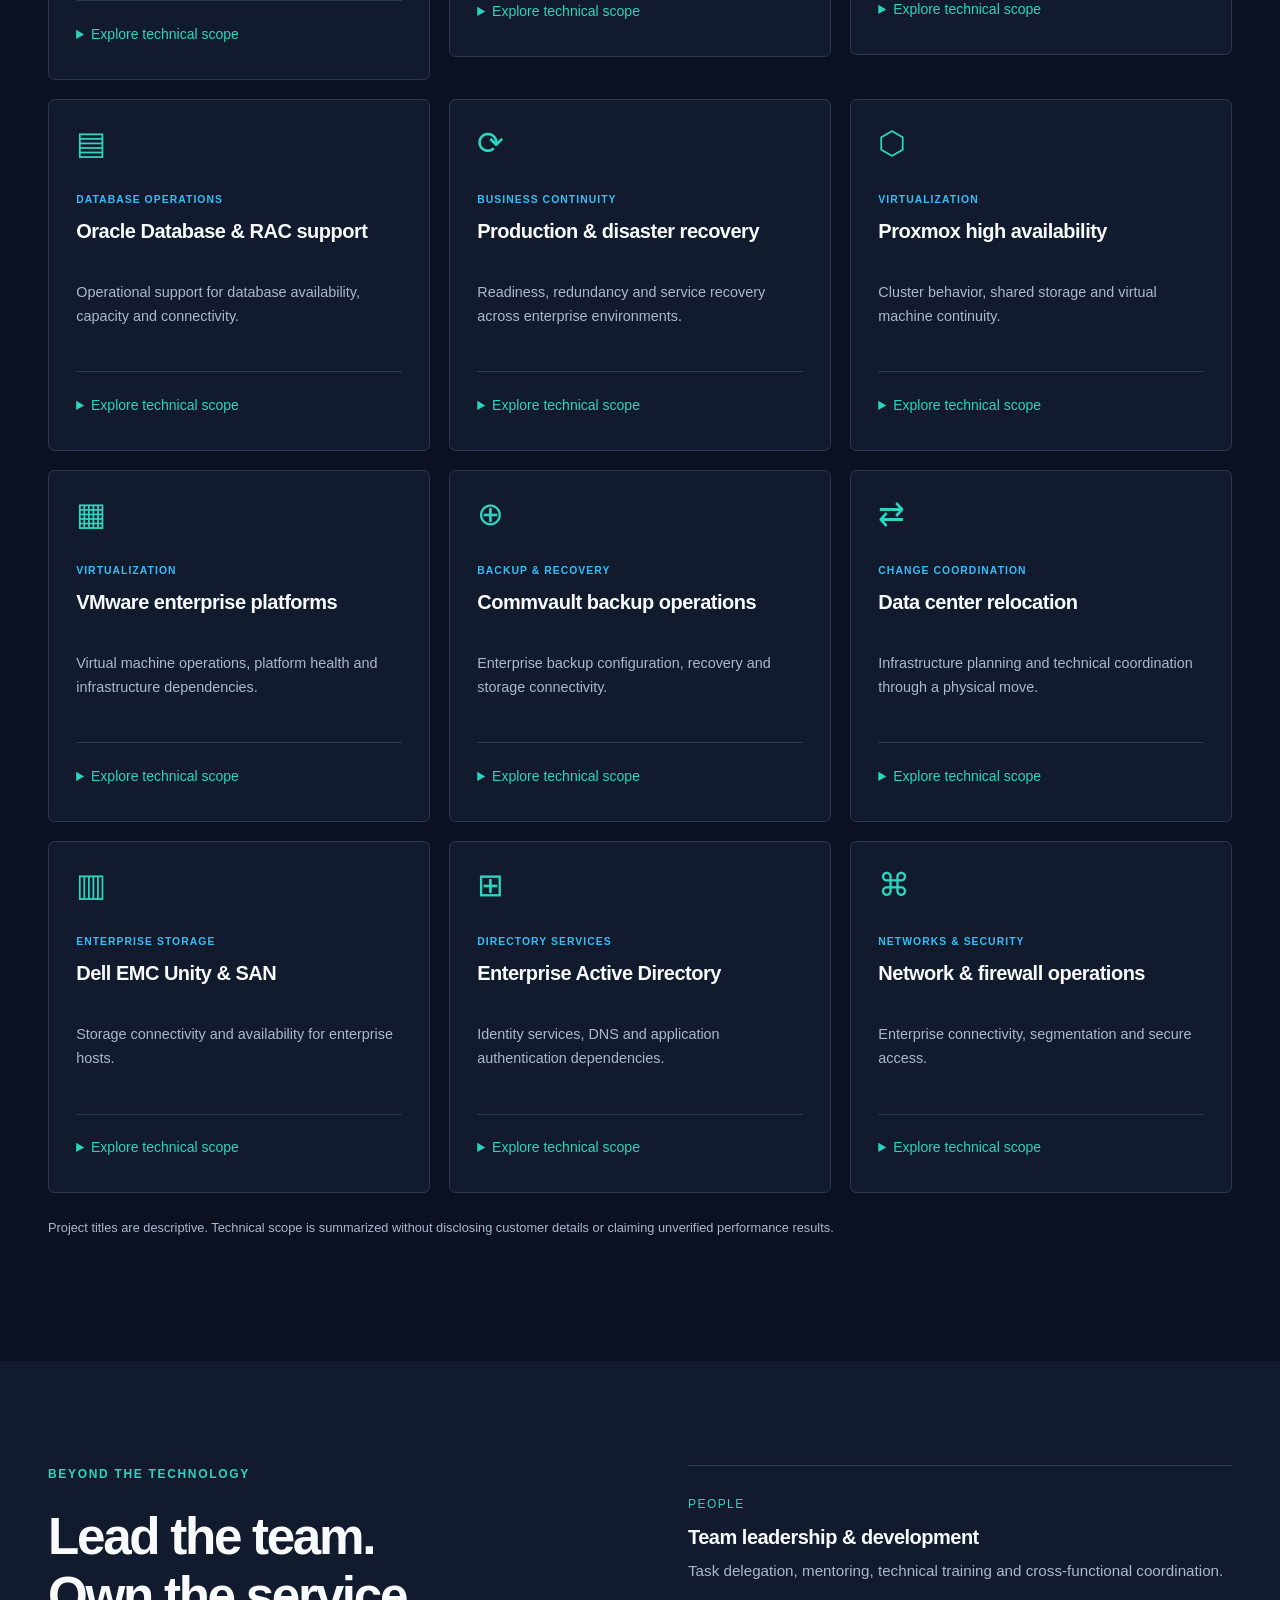
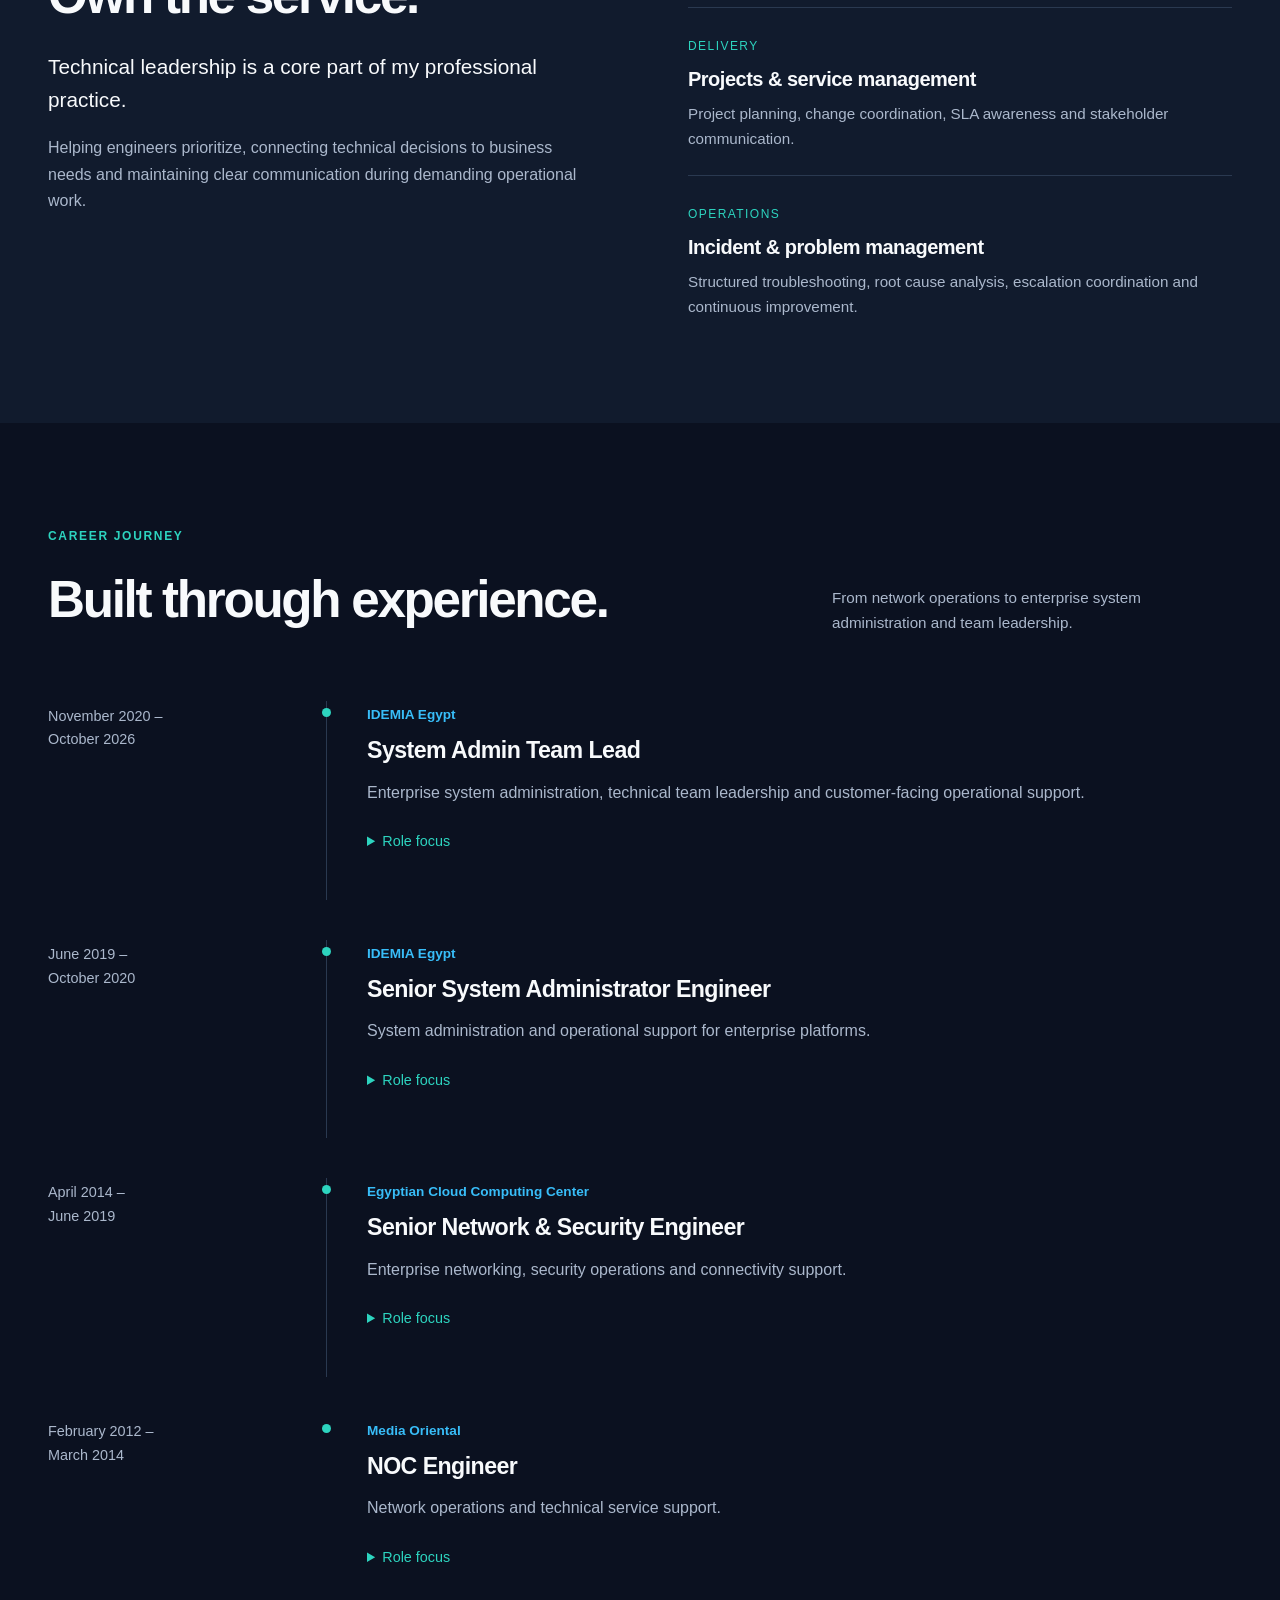
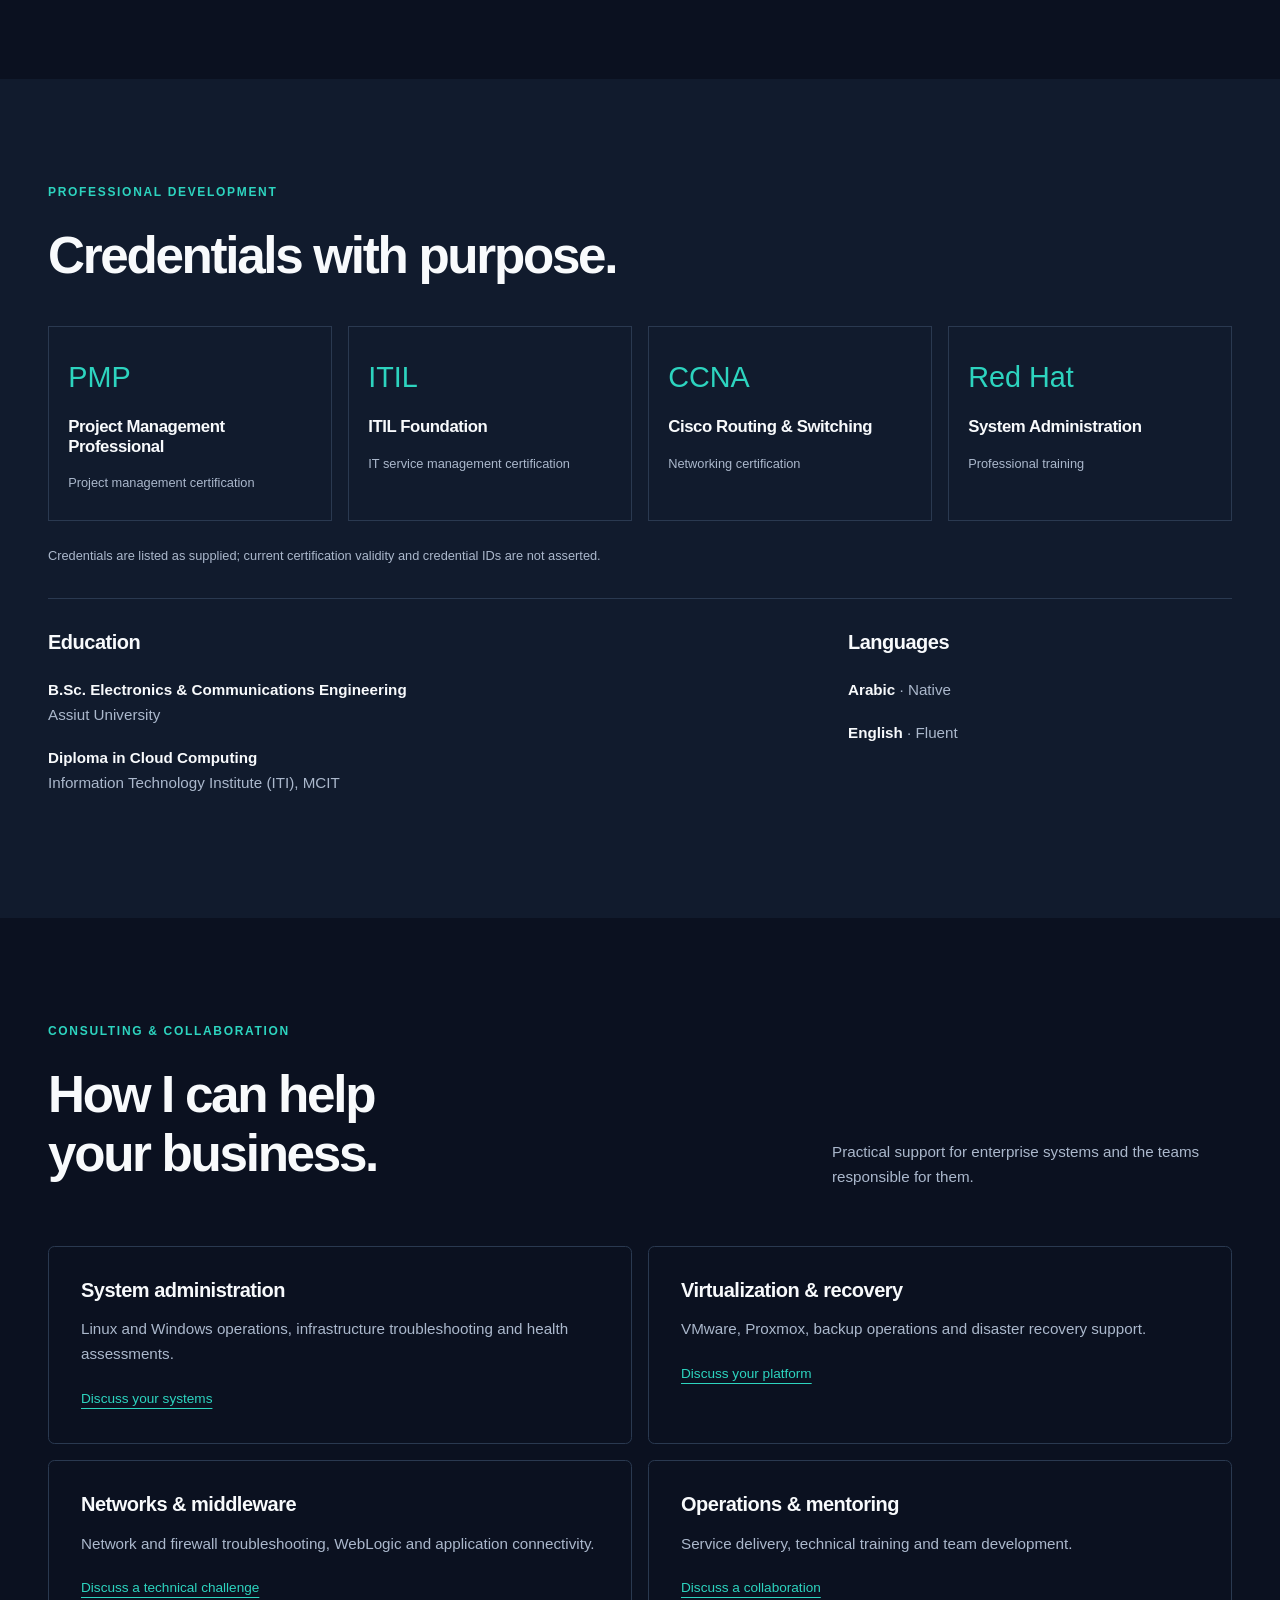
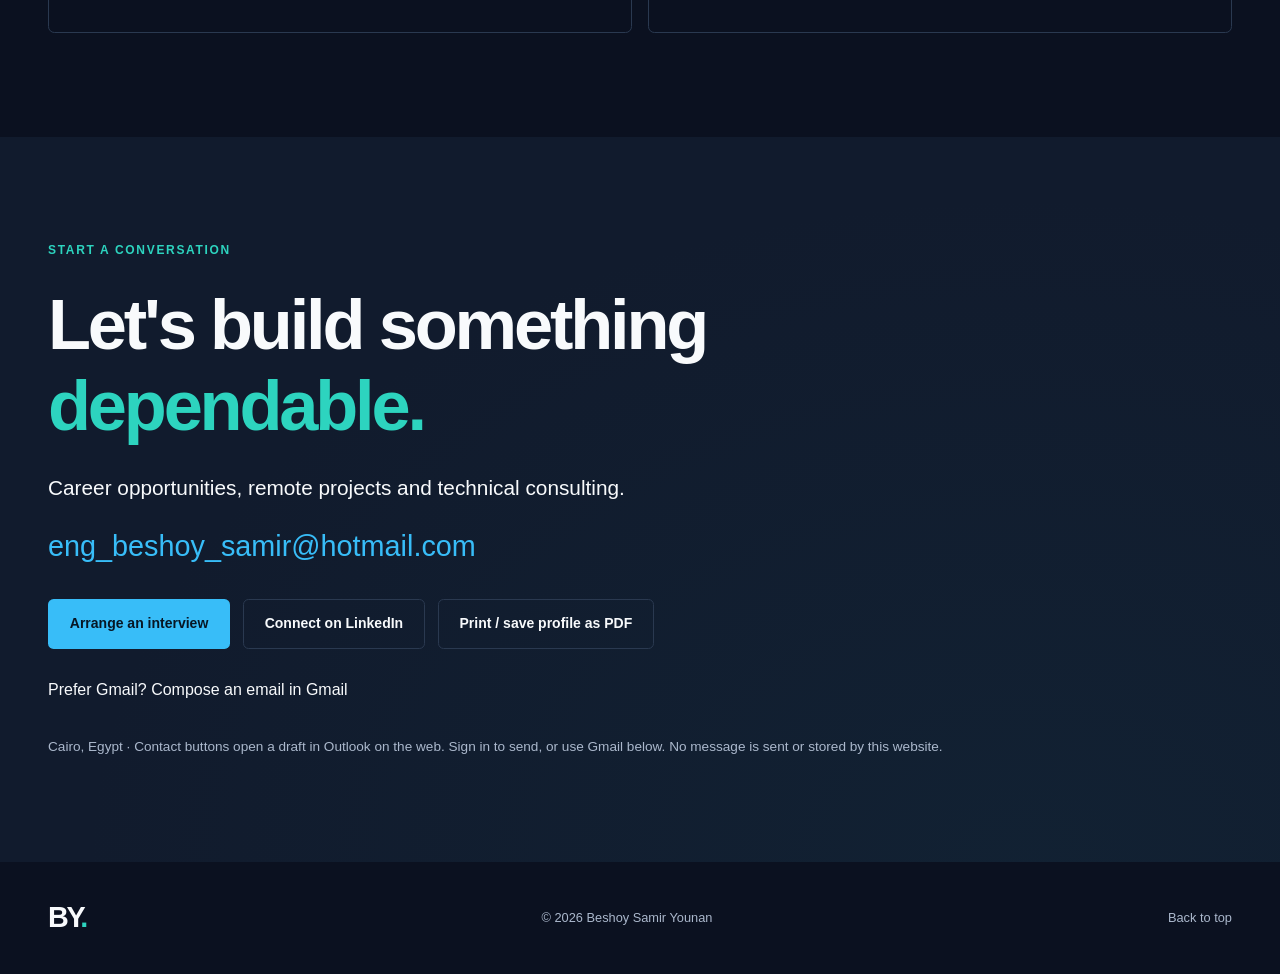
<file: linkedin/index.html>
<!doctype html>
<html lang="en">
<head>
  <meta charset="utf-8">
  <meta name="viewport" content="width=device-width, initial-scale=1">
  <meta name="color-scheme" content="dark light">
  <meta name="theme-color" content="#0B1120">
  <title>Beshoy Samir Younan | System Administration & IT Operations</title>
  <meta name="description" content="Beshoy Samir Younan — System Administration & IT Operations Leader in Cairo. Enterprise systems, virtualization, service delivery and technical leadership.">
  <meta property="og:title" content="Beshoy Samir Younan | System Administration & IT Operations Leader">
  <meta property="og:description" content="Resilient systems. Clear leadership. Dependable operations. Explore Beshoy's professional experience and technical focus.">
  <link rel="canonical" href="https://beshoy-samir.github.io/beshoy-younan-portfolio/linkedin/">
  <meta property="og:url" content="https://beshoy-samir.github.io/beshoy-younan-portfolio/linkedin/">
  <meta property="og:type" content="website">
  <meta property="og:image" content="https://beshoy-samir.github.io/beshoy-younan-portfolio/assets/beshoy-younan.jpg">
  <meta property="og:image:type" content="image/jpeg">
  <meta property="og:image:width" content="1024">
  <meta property="og:image:height" content="1024">
  <meta property="og:image:alt" content="Beshoy Samir Younan — System Administration & IT Operations Leader">
  <meta property="og:site_name" content="Beshoy Younan Portfolio">
  <link rel="icon" type="image/svg+xml" href="../assets/favicon.svg">
  <link rel="stylesheet" href="../styles.css">
  <script src="../script.js" defer></script>
</head>
<body>
<a class="skip-link" href="#main">Skip to content</a>
<header class="site-header">
  <a class="brand" href="#home" aria-label="Beshoy Younan home">BY<span>.</span></a>
  <nav aria-label="Main navigation"><a href="#expertise">Expertise</a><a href="#projects">Projects</a><a href="#experience">Experience</a><a href="#contact">Contact</a></nav>
  <button class="theme-toggle" type="button" aria-label="Switch to light theme" aria-pressed="false">Light mode</button>
</header>
<main id="main">
<section class="hero wrap" id="home" aria-labelledby="hero-title">
  <div class="hero-copy">
    <p class="eyebrow">CAIRO, EGYPT · ENTERPRISE IT & TECHNICAL LEADERSHIP</p>
    <h1 id="hero-title">Beshoy Samir<br><span>Younan.</span></h1>
    <p class="role">System Administration &<br>IT Operations Leader</p>
    <p class="intro">Resilient systems. Clear leadership.<br>Dependable operations.</p>
    <p class="hero-description">Bringing together 14+ years of enterprise IT experience, hands-on system administration and customer-focused technical leadership.</p>
    <div class="actions"><a class="button primary" href="#projects">Explore my work</a><a class="button secondary" href="https://outlook.live.com/mail/0/deeplink/compose?to=eng_beshoy_samir%40hotmail.com&amp;subject=Professional%20opportunity" target="_blank" rel="noopener noreferrer">Let's connect</a></div>
    <div class="hero-tags"><span>PMP</span><span>ITIL</span><span>Technical leadership</span></div>
  </div>
  <figure class="portrait-frame">
    <img src="../assets/beshoy-younan.jpg" alt="Beshoy Samir Younan wearing a navy suit in an office" width="1024" height="1024" fetchpriority="high">
    <figcaption><strong>Beshoy Samir Younan</strong><span>System Administration & IT Operations</span></figcaption>
  </figure>
</section>
<div class="highlights wrap" aria-label="Professional highlights"><div><strong>14+</strong><span>Years in enterprise IT</span></div><div><strong>Systems</strong><span>Linux · Windows · Virtualization</span></div><div><strong>Leadership</strong><span>Teams · Projects · Service delivery</span></div><div><strong>Continuity</strong><span>Production support · Recovery</span></div></div>
<section class="section wrap about" id="about">
  <div><p class="eyebrow">ENGINEERING WITH PERSPECTIVE</p><h2>Technical depth.<br>Operational ownership.</h2></div>
  <div><p class="lead">I work where enterprise technology meets the people who depend on it.</p><p>My background spans system administration, networking, security and technical service delivery. I combine an engineering mindset with team coordination, structured incident management and clear stakeholder communication.</p><p>From production support to planning infrastructure changes, my focus is practical: understand the dependencies, prioritize the work and help teams deliver a dependable service.</p></div>
</section>
<section class="section section-tint" id="expertise"><div class="wrap">
  <div class="section-heading"><div><p class="eyebrow">TECHNICAL EXPERTISE</p><h2>A broad foundation.<br>A practical focus.</h2></div><p>Experience is shown by scope, with supporting knowledge separated from hands-on focus. No arbitrary skill scores.</p></div>
  <div class="skills-grid">
    <article class="skill"><span class="tier">CORE HANDS-ON FOCUS</span><h3>System administration</h3><p>Enterprise Linux, Windows Server and directory services.</p><ul class="chips"><li>Red Hat Enterprise Linux</li><li>Oracle Linux</li><li>CentOS / Ubuntu</li><li>Windows Server</li><li>Active Directory</li><li>DNS · DHCP · Group Policy</li></ul></article>
    <article class="skill"><span class="tier">CORE HANDS-ON FOCUS</span><h3>Virtualization & availability</h3><p>Virtual platforms and service continuity.</p><ul class="chips"><li>VMware ESXi / vCenter</li><li>VMware HA</li><li>Proxmox VE</li><li>Failover testing</li></ul></article>
    <article class="skill"><span class="tier">CORE HANDS-ON FOCUS</span><h3>Networks & security</h3><p>Connectivity, network operations and access controls.</p><ul class="chips"><li>Cisco routing / switching</li><li>FortiGate</li><li>Forcepoint</li><li>VPN · VLAN</li><li>System hardening</li></ul></article>
    <article class="skill"><span class="tier">OPERATIONAL SUPPORT</span><h3>Database & middleware</h3><p>Platform operations and application connectivity support.</p><ul class="chips"><li>Oracle Database / RAC</li><li>Oracle WebLogic</li><li>SQL Server troubleshooting</li><li>WildFly / JBoss</li><li>IBM MQ / RabbitMQ</li><li>JDBC connectivity</li></ul></article>
    <article class="skill"><span class="tier">OPERATIONAL SUPPORT</span><h3>Backup, storage & recovery</h3><p>Recovery operations and storage dependencies.</p><ul class="chips"><li>Commvault</li><li>Oracle Secure Backup</li><li>Dell EMC Unity</li><li>SAN / NAS</li><li>Fibre Channel</li><li>Disaster recovery</li></ul></article>
    <article class="skill foundational"><span class="tier">SUPPORTING KNOWLEDGE & FOUNDATIONS</span><h3>Automation & cloud</h3><p>Supporting tools and concepts; depth varies by technology.</p><ul class="chips"><li>Ansible / Bash</li><li>Python</li><li>Docker</li><li>Kubernetes fundamentals</li><li>Jenkins / CI/CD concepts</li><li>AWS EC2 / OpenStack</li></ul></article>
  </div>
</div></section>
<section class="section wrap" id="projects">
  <div class="section-heading"><div><p class="eyebrow">SELECTED TECHNICAL WORK</p><h2>Complex systems.<br>Considered approaches.</h2></div><p>A sanitized view of project areas from my professional background. Details describe technical scope; customer information and internal architecture are excluded.</p></div>
  <div class="filters" role="group" aria-label="Filter projects"><button type="button" class="active" data-filter="all" aria-pressed="true">All work</button><button type="button" data-filter="systems" aria-pressed="false">Systems & platforms</button><button type="button" data-filter="continuity" aria-pressed="false">Continuity & recovery</button><button type="button" data-filter="network" aria-pressed="false">Networks & security</button></div>
  <p class="sr-only" id="project-status" role="status" aria-live="polite">12 project areas shown.</p>
  <div class="projects-grid">
    <article class="project" data-category="continuity"><div class="project-icon">↔</div><p class="category">SERVICE CONTINUITY</p><h3>MBSS biometrics matching & RMS licensing</h3><p>MBSS is a biometrics matching system. This project area covers its RMS licensing dependencies across production, testing and recovery environments.</p><details><summary>Explore technical scope</summary><dl><dt>Technical challenge</dt><dd>Service compatibility, configuration and connectivity in redundant licensing environments.</dd><dt>Approach</dt><dd>Review service dependencies, version alignment, DNS and network paths; validate failover behavior.</dd><dt>Technologies</dt><dd>MBSS, RMS, licensing services, DNS and network diagnostics.</dd><dt>Contribution focus</dt><dd>Operational troubleshooting and redundancy validation.</dd></dl></details></article>
    <article class="project" data-category="systems"><div class="project-icon">◇</div><p class="category">SYSTEM INTEGRATION</p><h3>MestaFusion, MestaCompact & MestaMobile</h3><p>Application integration and the enterprise systems supporting connected services.</p><details><summary>Explore technical scope</summary><dl><dt>Technical challenge</dt><dd>Communication between application, database and infrastructure components.</dd><dt>Approach</dt><dd>Trace dependencies and coordinate investigations across technical teams.</dd><dt>Technologies</dt><dd>Mesta product platforms and their supporting systems.</dd><dt>Contribution focus</dt><dd>Integration support, incident coordination and operational readiness.</dd></dl></details></article>
    <article class="project" data-category="systems"><div class="project-icon">≋</div><p class="category">ENTERPRISE MIDDLEWARE</p><h3>Oracle WebLogic</h3><p>Middleware availability and application-to-database connectivity.</p><details><summary>Explore technical scope</summary><dl><dt>Technical challenge</dt><dd>Service health, deployment dependencies and connection availability.</dd><dt>Approach</dt><dd>Inspect logs, managed server health and JDBC connectivity; isolate dependent services.</dd><dt>Technologies</dt><dd>Oracle WebLogic, JDBC, application services.</dd><dt>Contribution focus</dt><dd>Middleware operations and troubleshooting.</dd></dl></details></article>
    <article class="project" data-category="systems"><div class="project-icon">▤</div><p class="category">DATABASE OPERATIONS</p><h3>Oracle Database & RAC support</h3><p>Operational support for database availability, capacity and connectivity.</p><details><summary>Explore technical scope</summary><dl><dt>Technical challenge</dt><dd>Database service dependencies and infrastructure capacity.</dd><dt>Approach</dt><dd>Review cluster health, storage capacity and application connection paths.</dd><dt>Technologies</dt><dd>Oracle Database, RAC, Oracle Secure Backup.</dd><dt>Contribution focus</dt><dd>Operational support alongside database and application teams.</dd></dl></details></article>
    <article class="project" data-category="continuity"><div class="project-icon">⟳</div><p class="category">BUSINESS CONTINUITY</p><h3>Production & disaster recovery</h3><p>Readiness, redundancy and service recovery across enterprise environments.</p><details><summary>Explore technical scope</summary><dl><dt>Technical challenge</dt><dd>Coordinating infrastructure dependencies during service recovery.</dd><dt>Approach</dt><dd>Review readiness, map service dependencies and evaluate failover scenarios.</dd><dt>Technologies</dt><dd>Production platforms, recovery environments and redundant services.</dd><dt>Contribution focus</dt><dd>Recovery planning, technical coordination and validation.</dd></dl></details></article>
    <article class="project" data-category="systems"><div class="project-icon">⬡</div><p class="category">VIRTUALIZATION</p><h3>Proxmox high availability</h3><p>Cluster behavior, shared storage and virtual machine continuity.</p><details><summary>Explore technical scope</summary><dl><dt>Technical challenge</dt><dd>Quorum, cluster communication and failover dependencies.</dd><dt>Approach</dt><dd>Evaluate quorum coordination, storage paths and VM recovery scenarios.</dd><dt>Technologies</dt><dd>Proxmox VE, QDevice, shared storage.</dd><dt>Contribution focus</dt><dd>Cluster evaluation and availability troubleshooting.</dd></dl></details></article>
    <article class="project" data-category="systems"><div class="project-icon">▦</div><p class="category">VIRTUALIZATION</p><h3>VMware enterprise platforms</h3><p>Virtual machine operations, platform health and infrastructure dependencies.</p><details><summary>Explore technical scope</summary><dl><dt>Technical challenge</dt><dd>VM availability, performance and datastore accessibility.</dd><dt>Approach</dt><dd>Review host health, virtual networking, storage and HA configurations.</dd><dt>Technologies</dt><dd>ESXi, vCenter, HA.</dd><dt>Contribution focus</dt><dd>Virtualization operations and troubleshooting.</dd></dl></details></article>
    <article class="project" data-category="continuity"><div class="project-icon">⊕</div><p class="category">BACKUP & RECOVERY</p><h3>Commvault backup operations</h3><p>Enterprise backup configuration, recovery and storage connectivity.</p><details><summary>Explore technical scope</summary><dl><dt>Technical challenge</dt><dd>Backup failures and recovery dependencies.</dd><dt>Approach</dt><dd>Review job logs, storage policies, retention and MediaAgent connectivity.</dd><dt>Technologies</dt><dd>Commvault, backup storage, MediaAgent.</dd><dt>Contribution focus</dt><dd>Backup troubleshooting and recovery validation.</dd></dl></details></article>
    <article class="project" data-category="continuity"><div class="project-icon">⇄</div><p class="category">CHANGE COORDINATION</p><h3>Data center relocation</h3><p>Infrastructure planning and technical coordination through a physical move.</p><details><summary>Explore technical scope</summary><dl><dt>Technical challenge</dt><dd>Preserving service dependencies through infrastructure relocation.</dd><dt>Approach</dt><dd>Inventory assets, map dependencies, plan activities and validate services after the move.</dd><dt>Technologies</dt><dd>Compute, networking and storage infrastructure.</dd><dt>Contribution focus</dt><dd>Planning, technical team coordination and operational handover.</dd></dl></details></article>
    <article class="project" data-category="systems"><div class="project-icon">▥</div><p class="category">ENTERPRISE STORAGE</p><h3>Dell EMC Unity & SAN</h3><p>Storage connectivity and availability for enterprise hosts.</p><details><summary>Explore technical scope</summary><dl><dt>Technical challenge</dt><dd>Host access, LUN presentation and storage path dependencies.</dd><dt>Approach</dt><dd>Review Fibre Channel connectivity, host mapping and multipathing.</dd><dt>Technologies</dt><dd>Dell EMC Unity, SAN, Fibre Channel.</dd><dt>Contribution focus</dt><dd>Storage connectivity troubleshooting.</dd></dl></details></article>
    <article class="project" data-category="network"><div class="project-icon">⊞</div><p class="category">DIRECTORY SERVICES</p><h3>Enterprise Active Directory</h3><p>Identity services, DNS and application authentication dependencies.</p><details><summary>Explore technical scope</summary><dl><dt>Technical challenge</dt><dd>Directory service health, policy and authentication connectivity.</dd><dt>Approach</dt><dd>Review replication, DNS resolution, Group Policy and application integration.</dd><dt>Technologies</dt><dd>Windows Server, Active Directory, DNS, Group Policy.</dd><dt>Contribution focus</dt><dd>Directory administration and enterprise integration support.</dd></dl></details></article>
    <article class="project" data-category="network"><div class="project-icon">⌘</div><p class="category">NETWORKS & SECURITY</p><h3>Network & firewall operations</h3><p>Enterprise connectivity, segmentation and secure access.</p><details><summary>Explore technical scope</summary><dl><dt>Technical challenge</dt><dd>Routing, switching, VPN and firewall dependencies.</dd><dt>Approach</dt><dd>Trace traffic paths and review segmentation, rules and tunnel connectivity.</dd><dt>Technologies</dt><dd>Cisco, FortiGate, Forcepoint, VLAN, IPSec VPN.</dd><dt>Contribution focus</dt><dd>Network troubleshooting and operational security support.</dd></dl></details></article>
  </div><p class="section-note">Project titles are descriptive. Technical scope is summarized without disclosing customer details or claiming unverified performance results.</p>
</section>
<section class="section section-tint" id="leadership"><div class="wrap leadership">
  <div><p class="eyebrow">BEYOND THE TECHNOLOGY</p><h2>Lead the team.<br>Own the service.</h2><p class="lead">Technical leadership is a core part of my professional practice.</p><p>Helping engineers prioritize, connecting technical decisions to business needs and maintaining clear communication during demanding operational work.</p></div>
  <div class="leadership-list"><article><span>People</span><h3>Team leadership & development</h3><p>Task delegation, mentoring, technical training and cross-functional coordination.</p></article><article><span>Delivery</span><h3>Projects & service management</h3><p>Project planning, change coordination, SLA awareness and stakeholder communication.</p></article><article><span>Operations</span><h3>Incident & problem management</h3><p>Structured troubleshooting, root cause analysis, escalation coordination and continuous improvement.</p></article></div>
</div></section>
<section class="section wrap" id="experience"><div class="section-heading"><div><p class="eyebrow">CAREER JOURNEY</p><h2>Built through experience.</h2></div><p>From network operations to enterprise system administration and team leadership.</p></div>
  <div class="timeline">
    <article><div class="date">November 2020 –<br><time datetime="2026-10">October 2026</time></div><div class="job"><span class="company">IDEMIA Egypt</span><h3>System Admin Team Lead</h3><p>Enterprise system administration, technical team leadership and customer-facing operational support.</p><details><summary>Role focus</summary><p>Team coordination, prioritization, incident and change management, and service delivery. Also served as Team Manager for several months while retaining the official System Admin Team Lead title.</p></details></div></article>
    <article><div class="date">June 2019 –<br>October 2020</div><div class="job"><span class="company">IDEMIA Egypt</span><h3>Senior System Administrator Engineer</h3><p>System administration and operational support for enterprise platforms.</p><details><summary>Role focus</summary><p>Production support, infrastructure troubleshooting and coordination across application and technical teams.</p></details></div></article>
    <article><div class="date">April 2014 –<br>June 2019</div><div class="job"><span class="company">Egyptian Cloud Computing Center</span><h3>Senior Network & Security Engineer</h3><p>Enterprise networking, security operations and connectivity support.</p><details><summary>Role focus</summary><p>Routing, switching, firewall operations and network troubleshooting.</p></details></div></article>
    <article><div class="date">February 2012 –<br>March 2014</div><div class="job"><span class="company">Media Oriental</span><h3>NOC Engineer</h3><p>Network operations and technical service support.</p><details><summary>Role focus</summary><p>Operational monitoring, incident investigation and escalation coordination.</p></details></div></article>
  </div>
</section>
<section class="section section-tint" id="credentials"><div class="wrap">
  <p class="eyebrow">PROFESSIONAL DEVELOPMENT</p><h2>Credentials with purpose.</h2>
  <div class="credentials"><article><b>PMP</b><h3>Project Management Professional</h3><p>Project management certification</p></article><article><b>ITIL</b><h3>ITIL Foundation</h3><p>IT service management certification</p></article><article><b>CCNA</b><h3>Cisco Routing & Switching</h3><p>Networking certification</p></article><article><b>Red Hat</b><h3>System Administration</h3><p>Professional training</p></article></div>
  <p class="section-note">Credentials are listed as supplied; current certification validity and credential IDs are not asserted.</p>
  <div class="education"><div><h3>Education</h3><p><strong>B.Sc. Electronics & Communications Engineering</strong><br>Assiut University</p><p><strong>Diploma in Cloud Computing</strong><br>Information Technology Institute (ITI), MCIT</p></div><div><h3>Languages</h3><p><strong>Arabic</strong> · Native</p><p><strong>English</strong> · Fluent</p></div></div>
</div></section>
<section class="section wrap" id="services"><div class="section-heading"><div><p class="eyebrow">CONSULTING & COLLABORATION</p><h2>How I can help<br>your business.</h2></div><p>Practical support for enterprise systems and the teams responsible for them.</p></div>
  <div class="services"><a href="https://outlook.live.com/mail/0/deeplink/compose?to=eng_beshoy_samir%40hotmail.com&amp;subject=System%20administration%20enquiry" target="_blank" rel="noopener noreferrer"><h3>System administration</h3><p>Linux and Windows operations, infrastructure troubleshooting and health assessments.</p><span>Discuss your systems</span></a><a href="https://outlook.live.com/mail/0/deeplink/compose?to=eng_beshoy_samir%40hotmail.com&amp;subject=Virtualization%20and%20recovery%20enquiry" target="_blank" rel="noopener noreferrer"><h3>Virtualization & recovery</h3><p>VMware, Proxmox, backup operations and disaster recovery support.</p><span>Discuss your platform</span></a><a href="https://outlook.live.com/mail/0/deeplink/compose?to=eng_beshoy_samir%40hotmail.com&amp;subject=Network%20and%20middleware%20enquiry" target="_blank" rel="noopener noreferrer"><h3>Networks & middleware</h3><p>Network and firewall troubleshooting, WebLogic and application connectivity.</p><span>Discuss a technical challenge</span></a><a href="https://outlook.live.com/mail/0/deeplink/compose?to=eng_beshoy_samir%40hotmail.com&amp;subject=Operations%20and%20mentoring%20enquiry" target="_blank" rel="noopener noreferrer"><h3>Operations & mentoring</h3><p>Service delivery, technical training and team development.</p><span>Discuss a collaboration</span></a></div>
</section>
<section class="contact section" id="contact"><div class="wrap"><p class="eyebrow">START A CONVERSATION</p><h2>Let's build something<br><span>dependable.</span></h2><p class="lead">Career opportunities, remote projects and technical consulting.</p><a class="email" href="https://outlook.live.com/mail/0/deeplink/compose?to=eng_beshoy_samir%40hotmail.com&amp;subject=Professional%20enquiry" target="_blank" rel="noopener noreferrer">eng_beshoy_samir@hotmail.com</a><div class="actions"><a class="button primary" href="https://outlook.live.com/mail/0/deeplink/compose?to=eng_beshoy_samir%40hotmail.com&amp;subject=Interview%20request" target="_blank" rel="noopener noreferrer">Arrange an interview</a><a class="button secondary" href="https://www.linkedin.com/in/beshoyounan/" target="_blank" rel="noopener noreferrer">Connect on LinkedIn</a><button class="button secondary" id="print-profile" type="button">Print / save profile as PDF</button></div><a class="webmail-alternative" href="https://mail.google.com/mail/?view=cm&amp;fs=1&amp;to=eng_beshoy_samir%40hotmail.com&amp;su=Professional%20enquiry" target="_blank" rel="noopener noreferrer">Prefer Gmail? Compose an email in Gmail</a><p class="contact-note">Cairo, Egypt · Contact buttons open a draft in Outlook on the web. Sign in to send, or use Gmail below. No message is sent or stored by this website.</p></div></section>
</main>
<footer class="wrap"><a class="brand" href="#home">BY<span>.</span></a><p>© 2026 Beshoy Samir Younan</p><a href="#home">Back to top</a></footer>
<script type="module" defer src="https://static.cloudflareinsights.com/beacon.min.js" data-cf-beacon='{"token":"12a9d464ff6043e8a1ca32745240ab0e"}'></script>
</body></html>
</file>
<file: styles.css>
@charset "UTF-8";
:root{--bg:#0b1120;--panel:#111b2d;--panel2:#162238;--text:#f8fafc;--muted:#abb8cc;--blue:#38bdf8;--teal:#2dd4bf;--line:#2a3950;--header:rgba(11,17,32,.96);color-scheme:dark;font-family:Inter,"Segoe UI",Arial,sans-serif;font-synthesis:none;scroll-behavior:smooth;scroll-padding-top:6rem}
*{box-sizing:border-box}body{margin:0;background:var(--bg);color:var(--text);font-size:1rem;line-height:1.65}a{color:inherit;text-decoration:none}button{font:inherit;cursor:pointer}button,a,summary{-webkit-tap-highlight-color:transparent}a,button,summary{touch-action:manipulation}a:focus-visible,button:focus-visible,summary:focus-visible{outline:3px solid var(--blue);outline-offset:5px}button{color:inherit}p{color:var(--muted);margin:0 0 1.15rem}h1,h2,h3{line-height:1.15;letter-spacing:-.045em;margin:0}h2{font-size:clamp(2rem,4vw,3.5rem);font-weight:650;margin-bottom:1.5rem}h3{font-size:1.25rem;letter-spacing:-.025em}strong{color:var(--text)}.wrap{width:min(1200px,calc(100% - 6rem));margin-inline:auto}.section{padding-block:6.5rem}.section-tint{background:var(--panel)}.eyebrow{color:var(--teal);letter-spacing:.14em;font-size:.75rem;font-weight:700;margin-bottom:1.5rem}.site-header{position:sticky;top:0;z-index:20;background:var(--header);border-bottom:1px solid var(--line);padding:1.1rem 3rem;display:flex;align-items:center;justify-content:space-between;gap:1.5rem}.brand{font-size:1.8rem;font-weight:800;letter-spacing:-.08em}.brand span{color:var(--teal)}nav{display:flex;gap:2rem}nav a{font-size:.875rem;color:var(--muted)}nav a:hover{color:var(--text)}.theme-toggle{border:1px solid var(--line);background:transparent;border-radius:5rem;padding:.5rem 1rem;font-size:.875rem}.hero{display:grid;grid-template-columns:1.1fr 1fr;align-items:center;gap:3rem;padding-block:5rem 4rem}.hero h1{font-size:clamp(3.3rem,5.8vw,5.4rem);font-weight:650;line-height:1.02;letter-spacing:-.065em}.hero h1 span{color:var(--blue)}.role{font-size:clamp(1.35rem,2vw,1.7rem);line-height:1.35;color:var(--text);margin-top:1.65rem;font-weight:500;letter-spacing:-.025em}.intro{font-size:1.1rem;color:var(--teal);margin-block:1.5rem .8rem}.hero-description{max-width:30rem}.actions{display:flex;gap:.8rem;flex-wrap:wrap;margin-block:1.8rem}.button{display:inline-flex;align-items:center;justify-content:center;min-height:3.1rem;padding:.75rem 1.3rem;font-size:.875rem;font-weight:650;border-radius:.35rem;border:1px solid transparent;transition:transform .18s,background .18s}.button:hover{transform:translateY(-2px)}.primary{background:var(--blue);color:#071624}.primary:hover{background:#7dd3fc}.secondary{background:transparent;border-color:var(--line);color:var(--text)}.secondary:hover{background:var(--panel2)}.hero-tags{display:flex;gap:1.2rem;color:var(--muted);font-size:.875rem}.hero-tags span+span{border-left:1px solid var(--line);padding-left:1.2rem}.hero-art{height:555px;position:relative;overflow:hidden;border:1px solid #254154;border-radius:.5rem;background:radial-gradient(ellipse at 60% 35%,#153d56 0,transparent 58%),linear-gradient(160deg,#101e33,#0c1626);color:#f8fafc}.art-grid{position:absolute;inset:0;opacity:.16;background-image:linear-gradient(#43809a 1px,transparent 1px),linear-gradient(90deg,#43809a 1px,transparent 1px);background-size:44px 44px;mask-image:linear-gradient(black,transparent)}.art-caption{position:absolute;top:2rem;left:2rem;font-size:.65rem;letter-spacing:.16em;color:#a2bbd0}.orbit{width:370px;height:370px;border:1px solid #2d6570;border-radius:50%;position:absolute;top:90px;left:80px;transform:rotateX(55deg) rotateZ(-30deg)}.orbit-two{width:450px;height:450px;top:50px;left:40px;border-style:dashed;opacity:.5}.server{position:absolute;width:205px;padding:20px;border-radius:12px;background:linear-gradient(125deg,#24394f,#122337);border:1px solid #4b7386;box-shadow:15px 30px 60px #030b19a6;transform:skewY(-8deg)}.server-back{left:45%;top:120px;opacity:.7;height:240px}.server-front{left:22%;top:180px;height:252px}.server i{display:block;height:37px;margin-top:12px;border-radius:4px;background:linear-gradient(90deg,#102236,#1b3448);border:1px solid #385369;position:relative}.server i:before{content:"";position:absolute;left:12px;top:12px;width:6px;height:6px;border-radius:50%;background:#2dd4bf;box-shadow:14px 0 #38bdf8}.server i:after{content:"";position:absolute;right:12px;top:12px;width:42px;height:8px;background:repeating-linear-gradient(90deg,#416174 0 2px,transparent 2px 5px)}.server-name{font-size:.7rem;font-weight:700;letter-spacing:.14em;color:#a3d9e9}.server-base{font-size:.5rem;letter-spacing:.12em;color:#9cb7ca;margin-top:20px}.art-label{position:absolute;padding:.45rem .65rem;background:#0f2032;border:1px solid #386073;color:#a7d4e6;font-size:.6rem;letter-spacing:.08em;border-radius:3px}.label-a{top:100px;left:25px}.label-b{top:310px;right:15px;color:#7eebda}.label-c{bottom:75px;left:30px}.art-bottom{position:absolute;bottom:22px;left:25px;right:25px;display:flex;justify-content:space-between;align-items:center;color:#99b1c9;font-size:.7rem}.art-bottom b{font-size:1.6rem;color:#2dd4bf}.highlights{display:grid;grid-template-columns:repeat(4,1fr);border-top:1px solid var(--line);border-bottom:1px solid var(--line);padding-block:1.8rem;gap:1.5rem}.highlights div+div{border-left:1px solid var(--line);padding-left:1.7rem}.highlights strong{display:block;font-size:1.5rem;letter-spacing:-.04em;font-weight:600}.highlights span{color:var(--muted);font-size:.8rem}.about{display:grid;grid-template-columns:1fr 1fr;gap:5rem}.lead{font-size:1.3rem;color:var(--text);line-height:1.6}.section-heading{display:flex;align-items:flex-end;justify-content:space-between;gap:4rem;margin-bottom:2.4rem}.section-heading>p{max-width:25rem;font-size:.95rem}.skills-grid{display:grid;grid-template-columns:repeat(3,1fr);gap:1.2rem}.skill{border-top:2px solid var(--teal);background:var(--bg);padding:1.7rem}.tier{display:block;color:var(--teal);font-size:.65rem;letter-spacing:.1em;font-weight:650;margin-bottom:1.3rem}.skill h3{margin-bottom:.8rem}.skill>p{font-size:.9rem;min-height:3rem}.chips{padding:0;list-style:none;display:flex;flex-wrap:wrap;gap:.4rem;margin:1.4rem 0 0}.chips li{border:1px solid var(--line);padding:.25rem .55rem;border-radius:.25rem;font-size:.8rem;color:var(--muted)}.foundational{border-color:var(--blue)}.foundational .tier{color:var(--blue)}.filters{display:flex;flex-wrap:wrap;gap:.6rem;margin-block:1rem 2rem}.filters button{border:1px solid var(--line);background:transparent;border-radius:5rem;font-size:.875rem;padding:.55rem 1rem;color:var(--muted)}.filters button.active{background:var(--teal);border-color:var(--teal);color:#05221f}.projects-grid{display:grid;grid-template-columns:repeat(3,1fr);gap:1.2rem;align-items:start}.project{background:var(--panel);border:1px solid var(--line);padding:1.7rem;border-radius:.4rem;transition:border-color .2s;min-width:0}.project:hover{border-color:#3b7988}.project-icon{font-size:2rem;color:var(--teal);line-height:1;margin-bottom:2rem}.category{font-size:.65rem;font-weight:650;letter-spacing:.1em;color:var(--blue);margin-bottom:.75rem}.project h3{min-height:2.8rem;margin-bottom:1rem}.project>p:not(.category){font-size:.9rem;min-height:4.5rem}.project details{font-size:.875rem;border-top:1px solid var(--line);padding-top:1rem}.project dt{font-weight:650;color:var(--text);margin-top:1rem}.project dd{margin:.3rem 0;color:var(--muted)}summary{cursor:pointer;color:var(--teal);padding-block:.35rem;list-style-position:inside}details[open] summary{margin-bottom:.8rem}.section-note{font-size:.8rem;margin-top:1.5rem;max-width:55rem}.leadership{display:grid;grid-template-columns:1fr 1fr;gap:6rem}.leadership-list article{border-top:1px solid var(--line);padding:1.5rem 0}.leadership-list article:last-child{padding-bottom:0}.leadership-list span{font-size:.75rem;text-transform:uppercase;color:var(--teal);letter-spacing:.12em}.leadership-list h3{margin:.6rem 0}.leadership-list p{font-size:.95rem;margin:0}.timeline{margin-top:3rem}.timeline article{display:grid;grid-template-columns:230px 1fr;gap:3rem;padding:0 0 2.5rem}.date{font-size:.9rem;color:var(--muted);padding-top:.2rem}.job{position:relative;border-left:1px solid var(--line);padding:0 0 2.5rem 2.5rem}.job:before{content:"";position:absolute;left:-5px;top:7px;width:9px;height:9px;background:var(--teal);border-radius:50%}.company{color:var(--blue);font-size:.85rem;font-weight:600}.job h3{font-size:1.45rem;margin:.6rem 0 1rem}.job p{max-width:45rem}.job details{font-size:.9rem}.timeline article:last-child{padding-bottom:0}.timeline article:last-child .job{padding-bottom:0;border-color:transparent}.credentials{display:grid;grid-template-columns:repeat(4,1fr);gap:1rem;margin-top:2.5rem}.credentials article{border:1px solid var(--line);padding:1.7rem 1.2rem}.credentials b{font-size:1.8rem;color:var(--teal);font-weight:500}.credentials h3{font-size:1.05rem;margin:1rem 0}.credentials p{font-size:.8rem;margin:0}.education{display:grid;grid-template-columns:2fr 1fr;border-top:1px solid var(--line);margin-top:2rem;padding-top:2rem;gap:2rem}.education h3{margin-bottom:1.4rem}.education p{font-size:.95rem}.services{display:grid;grid-template-columns:repeat(2,1fr);gap:1rem}.services a{display:block;border:1px solid var(--line);padding:2rem;border-radius:.4rem}.services a:hover{background:var(--panel)}.services h3{margin-bottom:.9rem}.services p{font-size:.95rem}.services span{font-size:.85rem;color:var(--teal);text-decoration:underline;text-underline-offset:5px}.contact{background:radial-gradient(ellipse at 80% 100%,#143a4a33,transparent 65%),var(--panel)}.contact h2{font-size:clamp(2.8rem,5.5vw,5rem)}.contact h2 span{color:var(--teal)}.email{font-size:clamp(1rem,2.6vw,1.8rem);color:var(--blue);overflow-wrap:anywhere}.contact-note{font-size:.85rem;margin:2rem 0 0}footer{display:flex;align-items:center;justify-content:space-between;gap:1rem;padding-block:2rem}footer p,footer>a:last-child{font-size:.8rem;margin:0;color:var(--muted)}.skip-link{position:fixed;top:-5rem;left:1rem;z-index:100;background:var(--blue);color:#071624;padding:.8rem}.skip-link:focus{top:1rem}.sr-only{position:absolute;width:1px;height:1px;padding:0;margin:-1px;overflow:hidden;clip:rect(0,0,0,0);white-space:nowrap;border:0}[hidden]{display:none!important}
[data-theme=light]{--bg:#f8fafc;--panel:#edf3f8;--panel2:#dce8f1;--text:#122238;--muted:#465c72;--blue:#03659a;--teal:#007669;--line:#c4d1df;--header:rgba(248,250,252,.96);color-scheme:light}[data-theme=light] .primary{background:#03659a;color:#fff}[data-theme=light] .primary:hover{background:#075985}[data-theme=light] .filters button.active{color:#fff}
@media(min-width:1500px){.hero{padding-top:6rem}}
@media(max-width:1000px){.wrap{width:calc(100% - 3rem)}.site-header{padding-inline:1.5rem}.hero{gap:1.5rem}.hero-art{height:500px}.server-front{left:15%}.server-back{left:35%}.orbit{left:0}.orbit-two{left:-40px}.label-b{right:8px;top:365px}.skills-grid,.projects-grid{grid-template-columns:repeat(2,1fr)}.highlights{grid-template-columns:repeat(2,1fr)}.highlights div:nth-child(3){padding-left:0;border:0}.about,.leadership{gap:3rem}.section-heading{gap:2rem}.credentials{grid-template-columns:repeat(2,1fr)}}
@media(max-width:700px){.site-header{flex-wrap:wrap;gap:.5rem 1rem;padding:.7rem 1.2rem}.brand{font-size:1.6rem}nav{order:3;justify-content:space-between;width:100%;gap:1rem;padding:.5rem 0 .1rem}nav a{font-size:.8rem}.theme-toggle{font-size:.8rem;padding:.35rem .8rem}.wrap{width:calc(100% - 2.5rem)}.hero{grid-template-columns:1fr;padding-top:3rem;gap:2.5rem}.hero .eyebrow{font-size:.65rem}.hero h1{font-size:clamp(3rem,12vw,4.8rem)}.hero-art{height:420px}.server-front{left:25%;top:125px;height:240px}.server-back{left:43%;top:75px}.label-a{top:65px;left:15px}.label-b{top:265px;right:10px}.label-c{bottom:35px;left:15px}.art-bottom{display:none}.art-caption{top:1.1rem;left:1rem;font-size:.6rem}.orbit{top:40px}.orbit-two{top:0}.highlights{gap:1.3rem .8rem}.highlights div+div{padding-left:1rem}.highlights strong{font-size:1.25rem}.highlights span{font-size:.75rem}.section{padding-block:4rem}.about,.leadership{grid-template-columns:1fr;gap:1.5rem}.section-heading{display:block;margin-bottom:2rem}.section-heading>p{max-width:100%}.skills-grid,.projects-grid{grid-template-columns:1fr}.skill>p,.project>p:not(.category),.project h3{min-height:0}.project-icon{margin-bottom:1.5rem}.timeline article{grid-template-columns:1fr;gap:1rem;padding-bottom:2rem}.date br{display:none}.date{padding-left:1.6rem}.date br:after{content:" "}.job{padding-left:1.6rem}.job h3{font-size:1.3rem}.credentials{gap:.75rem}.credentials article{padding:1.2rem .9rem}.credentials b{font-size:1.5rem}.education,.services{grid-template-columns:1fr}.education{gap:1rem}.services a{padding:1.5rem}.contact .button{width:100%}.contact .actions{gap:.6rem}.hero-tags{gap:.8rem;font-size:.75rem}.hero-tags span+span{padding-left:.8rem}footer{flex-wrap:wrap}footer p{order:3;width:100%}}
@media(prefers-reduced-motion:reduce){:root{scroll-behavior:auto}*,*:before,*:after{transition:none!important;animation:none!important}}
@media print{ :root{--bg:#fff;--panel:#fff;--text:#111;--muted:#333;--blue:#075985;--teal:#00665d;--line:#aaa;color-scheme:light;font-size:10pt}body{background:#fff;color:#111}.site-header,.hero-art,.filters,.actions,.hero-tags,.skip-link,footer{display:none!important}.wrap{width:100%}.hero,.about,.leadership{display:block}.hero{padding-block:1rem}.hero h1{font-size:32pt}.hero h1 br{display:none}.hero h1 span{margin-left:.2em}.role{font-size:16pt}.section{padding-block:1.5rem}.section-tint,.contact{background:#fff}.section-heading{display:block}.highlights{padding-block:1rem}.skills-grid,.projects-grid{grid-template-columns:repeat(2,1fr)}.skill,.project{padding:1rem;background:#fff;break-inside:avoid}.project-icon{display:none}.project h3,.project>p:not(.category),.skill>p{min-height:0}.timeline article{grid-template-columns:150px 1fr;gap:1rem;break-inside:avoid;padding-bottom:1rem}.job{padding-bottom:1rem}.credentials{grid-template-columns:repeat(4,1fr)}.credentials article{padding:.8rem;break-inside:avoid}.services{display:block}.services a{padding:.5rem 0;border:0}.services span{display:none}.contact h2{font-size:24pt}.contact-note{margin-top:1rem}h2{font-size:23pt}a{color:inherit}details summary{display:none}.section-note{font-size:8pt}.project[hidden]{display:block!important}}

.portrait-frame{position:relative;margin:0;align-self:center;border:1px solid var(--line);border-radius:.5rem;overflow:hidden;background:var(--panel);height:555px}.portrait-frame img{display:block;width:100%;height:100%;object-fit:cover;object-position:50% 42%}.portrait-frame figcaption{position:absolute;inset:auto 0 0;padding:4rem 1.7rem 1.7rem;background:linear-gradient(transparent,rgba(11,17,32,.94));color:#f8fafc}.portrait-frame figcaption strong{display:block;color:#f8fafc;font-size:1.1rem}.portrait-frame figcaption span{color:#cbd5e1;font-size:.875rem}@media(max-width:1000px){.portrait-frame{height:500px}}@media(max-width:700px){.portrait-frame{height:auto;aspect-ratio:1/1}.portrait-frame figcaption{padding:3rem 1.2rem 1.2rem}.portrait-frame figcaption span{font-size:.8rem}}@media print{.portrait-frame{display:none}}
</file>
